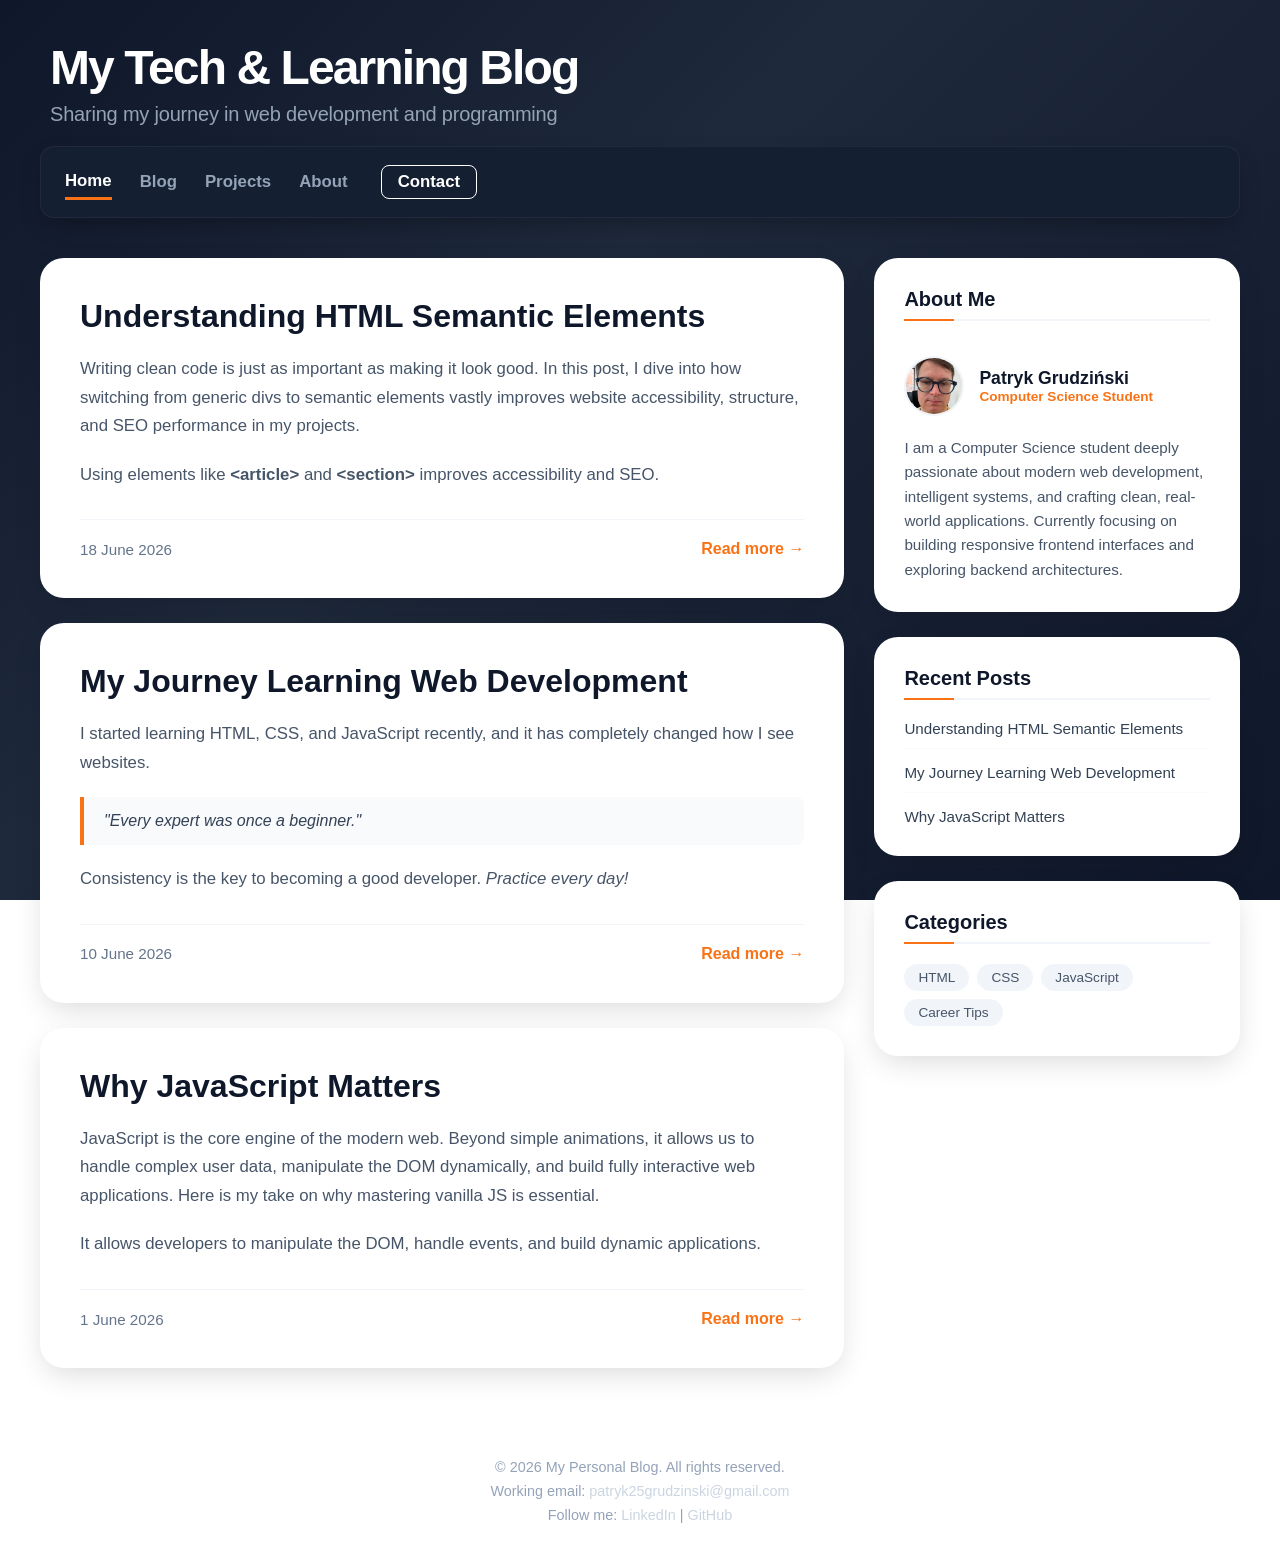
<file: index.html>
<!DOCTYPE html>
<html lang="en">
<head>
    <meta charset="UTF-8">
    <meta name="viewport" content="width=device-width, initial-scale=1.0">
    <title>My Tech & Learning Blog</title>
    <style>
        /* --- RESET AND GLOBAL STYLES --- */
        :root {
            --bg-gradient: linear-gradient(135deg, #0f172a 0%, #1e293b 40%, #0f172a 100%);
            --card-bg: #ffffff;
            --text-main: #1e293b;
            --text-muted: #64748b;
            --accent-color: #f97316; /* Perfect Orange */
            --accent-hover: #ea580c;
            --nav-bg: rgba(30, 41, 59, 0.7);
        }

        * {
            box-sizing: border-box;
            margin: 0;
            padding: 0;
        }

        body {
            font-family: -apple-system, BlinkMacSystemFont, "Segoe UI", Roboto, Helvetica, Arial, sans-serif;
            background: var(--bg-gradient);
            background-attachment: fixed;
            color: var(--text-main);
            min-height: 100vh;
            padding: 0 20px;
        }

        a {
            color: var(--accent-color);
            text-decoration: none;
            transition: all 0.2s ease;
        }

        a:hover {
            color: var(--accent-hover);
        }

        /* --- HEADER --- */
        header {
            max-width: 1200px;
            margin: 40px auto 20px auto;
            text-align: left;
            padding: 0 10px;
        }

        header h1 {
            font-size: 3rem;
            color: #ffffff;
            font-weight: 700;
            letter-spacing: -0.04em;
        }

        header p {
            color: #94a3b8;
            font-size: 1.25rem;
            margin-top: 8px;
            font-weight: 400;
            letter-spacing: -0.01em;
        }

        /* --- NAVIGATION --- */
        nav {
            max-width: 1200px;
            margin: 0 auto 40px auto;
            background: #151f32; 
            padding: 18px 24px;
            border-radius: 14px;
            border: 1px solid rgba(255, 255, 255, 0.05);
            box-shadow: 0 10px 25px -5px rgba(0, 0, 0, 0.3);
        }

        nav ul {
            list-style: none;
            display: flex;
            gap: 28px;
            align-items: center;
        }

        nav a {
            color: #94a3b8;
            font-weight: 600;
            font-size: 1.05rem;
            display: inline-block;
            padding: 4px 0;
        }

        nav a:hover {
            color: #ffffff;
        }

        nav li.active a {
            color: #ffffff;
            border-bottom: 3px solid var(--accent-color); 
            padding-bottom: 6px;
            margin-bottom: -3px;
        }

        nav a.nav-btn {
            color: #ffffff;
            border: 1px solid #ffffff;
            border-radius: 8px;
            padding: 6px 16px;
            margin-left: 5px;
            transition: all 0.2s ease;
        }

        nav a.nav-btn:hover {
            background: rgba(255, 255, 255, 0.1);
        }

        /* --- MAIN LAYOUT CONTAINER (GRID) --- */
        .wrapper {
            max-width: 1200px;
            margin: 0 auto;
            display: grid;
            grid-template-columns: 2.2fr 1fr;
            gap: 30px;
            align-items: start;
        }

        /* --- ARTICLES --- */
        main {
            display: flex;
            flex-direction: column;
            gap: 25px;
        }

        article {
            background: var(--card-bg);
            border-radius: 24px;
            overflow: hidden;
            box-shadow: 0 10px 30px -5px rgba(0, 0, 0, 0.15);
            transition: transform 0.2s ease;
        }

        article:hover {
            transform: translateY(-2px);
        }

        .article-content {
            padding: 40px;
        }

        article h2 {
            font-size: 2rem;
            color: #0f172a;
            margin-bottom: 20px;
            font-weight: 700;
        }

        article p {
            color: #475569;
            font-size: 1.05rem;
            line-height: 1.7;
            margin-bottom: 20px;
        }

        article blockquote {
            background: #f8fafc;
            border-left: 4px solid var(--accent-color);
            padding: 15px 20px;
            margin: 20px 0;
            font-style: italic;
            color: #334155;
            border-radius: 0 8px 8px 0;
        }

        article footer {
            margin-top: 30px;
            padding-top: 20px;
            border-top: 1px solid #f1f5f9;
            display: flex;
            justify-content: space-between;
            align-items: center;
        }

        article time {
            font-size: 0.95rem;
            color: #64748b;
            font-weight: 500;
        }

        .read-more {
            font-size: 1rem;
            font-weight: 600;
            color: var(--accent-color);
        }

        /* --- SIDEBAR --- */
        aside {
            display: flex;
            flex-direction: column;
            gap: 25px;
        }

        aside section {
            background: var(--card-bg);
            padding: 30px;
            border-radius: 24px;
            box-shadow: 0 10px 30px -5px rgba(0, 0, 0, 0.15);
        }

        aside h3 {
            font-size: 1.25rem;
            color: #0f172a;
            margin-bottom: 20px;
            position: relative;
            padding-bottom: 8px;
            border-bottom: 2px solid #f1f5f9;
        }

        aside h3::after {
            content: '';
            position: absolute;
            bottom: -2px;
            left: 0;
            width: 50px;
            height: 2px;
            background-color: var(--accent-color);
        }

        .profile {
            display: flex;
            flex-direction: column;
            gap: 15px;
        }

        .profile-header {
            display: flex;
            align-items: center;
            gap: 15px;
            margin-bottom: 5px;
        }

        .profile .avatar {
            width: 60px;
            height: 60px;
            border-radius: 50%;
            object-fit: cover;
            border: 2px solid #f1f5f9;
        }

        .profile-title h4 {
            font-size: 1.1rem;
            color: #0f172a;
            font-weight: 600;
        }

        .profile-title .role {
            font-size: 0.85rem;
            color: var(--accent-color);
            font-weight: 600;
            margin: 0;
        }

        .profile-bio {
            color: #475569;
            font-size: 0.95rem;
            line-height: 1.6;
        }

        aside ul.recent-posts {
            list-style: none;
        }

        aside ul.recent-posts li {
            margin-bottom: 15px;
            border-bottom: 1px solid #f8fafc;
            padding-bottom: 10px;
        }

        aside ul.recent-posts li:last-child {
            margin-bottom: 0;
            border-bottom: none;
            padding-bottom: 0;
        }

        aside ul.recent-posts a {
            color: #334155;
            font-weight: 500;
            font-size: 0.95rem;
        }

        aside ul.recent-posts a:hover {
            color: var(--accent-color);
        }

        .tags-cloud {
            display: flex;
            flex-wrap: wrap;
            gap: 8px;
        }

        .tags-cloud a {
            background: #f1f5f9;
            color: #475569;
            padding: 6px 14px;
            border-radius: 20px;
            font-size: 0.85rem;
            font-weight: 500;
        }

        .tags-cloud a:hover {
            background: var(--accent-color);
            color: #ffffff;
        }

        /* --- FOOTER --- */
        footer.main-footer {
            max-width: 1200px;
            margin: 60px auto 30px auto;
            text-align: center;
            padding-top: 30px;
            border-top: 1px solid rgba(255, 255, 255, 0.1);
            color: #94a3b8;
            font-size: 0.9rem;
        }

        footer.main-footer p {
            margin-bottom: 8px;
        }

        footer.main-footer a {
            color: #cbd5e1;
        }
        footer.main-footer a:hover {
            color: var(--accent-color);
        }

        /* --- RESPONSIVENESS --- */
        @media (max-width: 900px) {
            .wrapper {
                grid-template-columns: 1fr;
            }
            header h1 {
                font-size: 2.2rem;
            }
            nav ul {
                gap: 15px;
                overflow-x: auto;
            }
        }
    </style>
</head>
<body>

    <!-- ================= HEADER ================= -->
    <header>
        <h1>My Tech & Learning Blog</h1>
        <p>Sharing my journey in web development and programming</p>
    </header>

    <!-- ================= NAVIGATION ================= -->
    <nav>
    <ul>
        <li class="active"><a href="index.html">Home</a></li>
        <li><a href="blog.html?v=1">Blog</a></li>
        <li><a href="projects.html">Projects</a></li>
        <li><a href="about.html">About</a></li>
        <li><a href="contact.html" class="nav-btn">Contact</a></li>
    </ul>
</nav>

    <!-- MAIN CONTAINER -->
    <div class="wrapper">

        <!-- ================= MAIN CONTENT ================= -->
        <main>
            <!-- Blog Post 1 -->
            <article>
                <div class="article-content">
                    <h2>Understanding HTML Semantic Elements</h2>
                    <p>
                        Writing clean code is just as important as making it look good. In this post, I dive into how switching from generic divs to semantic elements vastly improves website accessibility, structure, and SEO performance in my projects.
                    </p>
                    <p>
                        Using elements like <strong>&lt;article&gt;</strong> and
                        <strong>&lt;section&gt;</strong> improves accessibility and SEO.
                    </p>
                    <footer>
                        <time datetime="2026-06-18">18 June 2026</time>
                        <a href="posts/html-semantics.html" class="read-more">Read more &rarr;</a>
                    </footer>
                </div>
            </article>

            <!-- Blog Post 2 -->
            <article>
                <div class="article-content">
                    <h2>My Journey Learning Web Development</h2>
                    <p>
                        I started learning HTML, CSS, and JavaScript recently, and
                        it has completely changed how I see websites.
                    </p>
                    <blockquote>
                        "Every expert was once a beginner."
                    </blockquote>
                    <p>
                        Consistency is the key to becoming a good developer.
                        <em>Practice every day!</em>
                    </p>
                    <footer>
                        <time datetime="2026-06-10">10 June 2026</time>
                        <a href="blog.html" class="read-more">Read more &rarr;</a>
                    </footer>
                </div>
            </article>

            <!-- Blog Post 3 -->
            <article>
                <div class="article-content">
                    <h2>Why JavaScript Matters</h2>
                    <p>
                        JavaScript is the core engine of the modern web. Beyond simple animations, it allows us to handle complex user data, manipulate the DOM dynamically, and build fully interactive web applications. Here is my take on why mastering vanilla JS is essential.
                    </p>
                    <p>
                        It allows developers to manipulate the DOM, handle events,
                        and build dynamic applications.
                    </p>
                    <footer>
                        <time datetime="2026-06-01">1 June 2026</time>
                        <a href="blog.html" class="read-more">Read more &rarr;</a>
                    </footer>
                </div>
            </article>
        </main>

        <!-- ================= SIDEBAR ================= -->
        <aside>
            <section class="profile">
                <h3>About Me</h3>
                <div class="profile-header">
                    <img src="Patryk.jpeg" alt="Photo of Patryk Grudziński" class="avatar">
                    <div class="profile-title">
                        <h4>Patryk Grudziński</h4>
                        <p class="role">Computer Science Student</p>
                    </div>
                </div>
                <p class="profile-bio">
                    I am a Computer Science student deeply passionate about modern web development, intelligent systems, and crafting clean, 
                    real-world applications. Currently focusing on building responsive frontend interfaces and exploring backend architectures.
                </p>
            </section>

            <section>
                <h3>Recent Posts</h3>
                <ul class="recent-posts">
                    <li><a href="blog.html">Understanding HTML Semantic Elements</a></li>
                    <li><a href="blog.html">My Journey Learning Web Development</a></li>
                    <li><a href="blog.html">Why JavaScript Matters</a></li>
                </ul>
            </section>

            <section>
                <h3>Categories</h3>
                <div class="tags-cloud">
                    <a href="blog.html">HTML</a>
                    <a href="blog.html">CSS</a>
                    <a href="blog.html">JavaScript</a>
                    <a href="blog.html">Career Tips</a>
                </div>
            </section>
        </aside>

    </div>

    <!-- ================= FOOTER ================= -->
    <footer class="main-footer">
        <p>© 2026 My Personal Blog. All rights reserved.</p>
        <p>Working email: <a href="mailto:info@gmail.com">patryk25grudzinski@gmail.com</a></p>
        <p>
            Follow me:
            <a href="#">LinkedIn</a> |
            <a href="#">GitHub</a>
        </p>
    </footer>

</body>
</html>
</file>
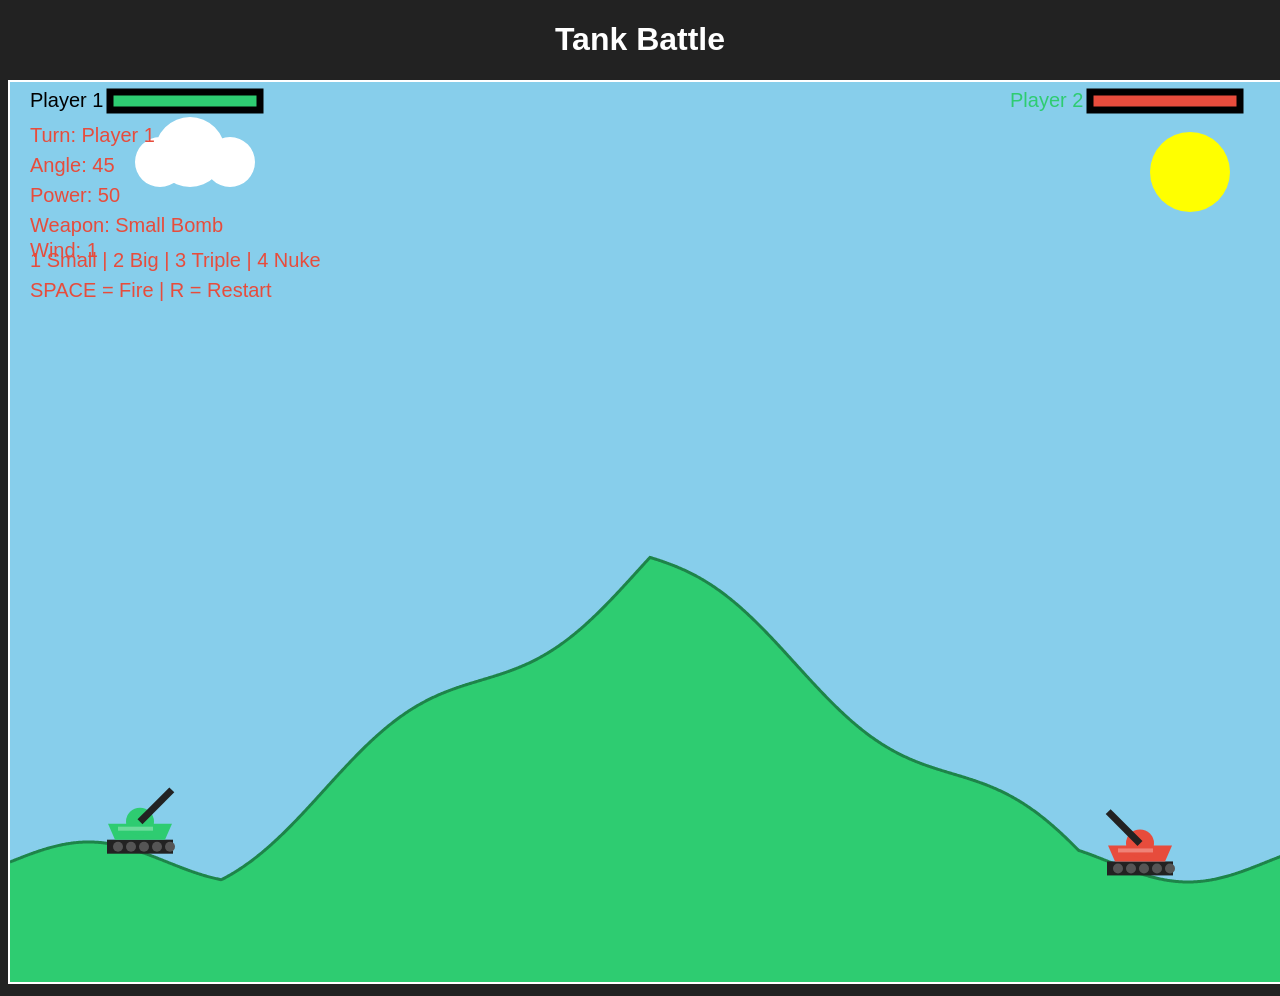
<file: tank-battle/index.html>
<!DOCTYPE html>
<html lang="en">
<head>
    <meta charset="UTF-8">
    <meta name="viewport" content="width=device-width, initial-scale=1.0">
    <title>Tank Game</title>
    <link rel="stylesheet" href="style.css">
</head>
<body>

    <h1>Tank Battle</h1>

    <canvas id="gameCanvas" width="1000" height="500"></canvas>

    <script src="script.js"></script>
</body>
</html>
</file>
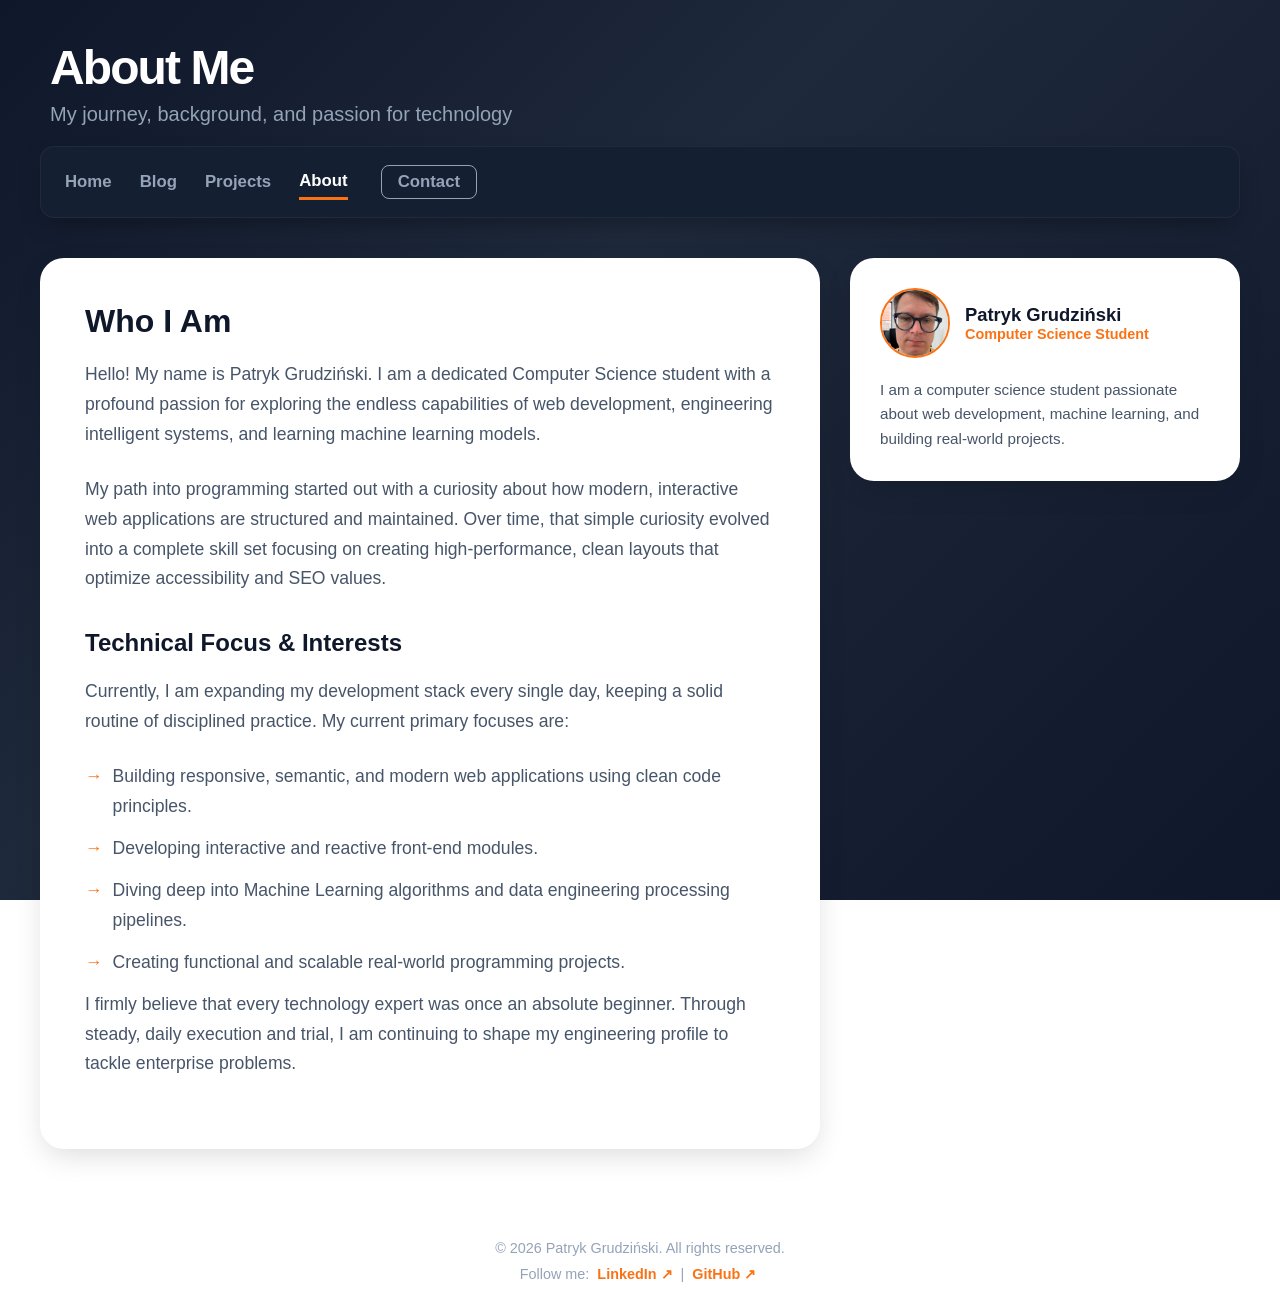
<file: about.html>
<!DOCTYPE html>
<html lang="en">
<head>
    <meta charset="UTF-8">
    <meta name="viewport" content="width=device-width, initial-scale=1.0">
    <title>About Me - Patryk Grudziński</title>
    <style>
        /* --- RESET AND GLOBAL STYLES --- */
        :root {
            --bg-gradient: linear-gradient(135deg, #0f172a 0%, #1e293b 40%, #0f172a 100%);
            --card-bg: #ffffff;
            --text-main: #1e293b;
            --text-muted: #475569;
            --accent-color: #f97316; /* Perfect Orange */
            --accent-hover: #ea580c;
        }

        * {
            box-sizing: border-box;
            margin: 0;
            padding: 0;
        }

        body {
            font-family: -apple-system, BlinkMacSystemFont, "Segoe UI", Roboto, Helvetica, Arial, sans-serif;
            background: var(--bg-gradient);
            background-attachment: fixed;
            color: var(--text-main);
            min-height: 100vh;
            padding: 0 20px;
        }

        a {
            color: var(--accent-color);
            text-decoration: none;
            transition: all 0.2s ease;
        }

        a:hover {
            color: var(--accent-hover);
        }

        /* --- HEADER --- */
        header {
            max-width: 1200px;
            margin: 40px auto 20px auto;
            text-align: left;
            padding: 0 10px;
        }

        header h1 {
            font-size: 3rem;
            color: #ffffff;
            font-weight: 700;
            letter-spacing: -0.04em;
        }

        header p {
            color: #94a3b8;
            font-size: 1.25rem;
            margin-top: 8px;
            font-weight: 400;
        }

        /* --- NAVIGATION --- */
        nav {
            max-width: 1200px;
            margin: 0 auto 40px auto;
            background: #151f32; 
            padding: 18px 24px;
            border-radius: 14px;
            border: 1px solid rgba(255, 255, 255, 0.05);
            box-shadow: 0 10px 25px -5px rgba(0, 0, 0, 0.3);
        }

        nav ul {
            list-style: none;
            display: flex;
            gap: 28px;
            align-items: center;
        }

        nav a {
            color: #94a3b8;
            font-weight: 600;
            font-size: 1.05rem;
            display: inline-block;
            padding: 4px 0;
        }

        nav a:hover {
            color: #ffffff;
        }

        nav li.active a {
            color: #ffffff;
            border-bottom: 3px solid var(--accent-color); 
            padding-bottom: 6px;
            margin-bottom: -3px;
        }

        nav a.nav-btn {
            color: #94a3b8;
            border: 1px solid #94a3b8;
            border-radius: 8px;
            padding: 6px 16px;
            margin-left: 5px;
            transition: all 0.2s ease;
        }

        nav a.nav-btn:hover {
            background: rgba(255, 255, 255, 0.1);
            color: #ffffff;
            border-color: #ffffff;
        }

        /* --- TWO COLUMN LAYOUT --- */
        .about-container {
            max-width: 1200px;
            margin: 0 auto;
            display: grid;
            grid-template-columns: 2fr 1fr;
            gap: 30px;
            align-items: start;
        }

        /* --- MAIN BIO CARD --- */
        .bio-card {
            background: var(--card-bg);
            border-radius: 24px;
            padding: 45px;
            box-shadow: 0 10px 30px -5px rgba(0, 0, 0, 0.15);
        }

        .bio-card h2 {
            font-size: 2rem;
            color: #0f172a;
            margin-bottom: 20px;
            font-weight: 700;
        }

        .bio-card p {
            color: var(--text-muted);
            font-size: 1.1rem;
            line-height: 1.7;
            margin-bottom: 25px;
        }

        .bio-card h3 {
            font-size: 1.5rem;
            color: #0f172a;
            margin: 35px 0 20px 0;
            font-weight: 700;
        }

        .interests-list {
            list-style: none;
        }

        .interests-list li {
            color: var(--text-muted);
            font-size: 1.1rem;
            line-height: 1.7;
            margin-bottom: 12px;
            display: flex;
            align-items: flex-start;
            gap: 10px;
        }

        .interests-list li::before {
            content: "→";
            color: var(--accent-color);
            font-weight: bold;
        }

        /* --- PROFILE WIDGET --- */
        .profile-widget {
            background: var(--card-bg);
            border-radius: 24px;
            padding: 30px;
            box-shadow: 0 10px 30px -5px rgba(0, 0, 0, 0.15);
            text-align: left;
        }

        .profile-header {
            display: flex;
            align-items: center;
            gap: 15px;
            margin-bottom: 20px;
        }

        .profile-img {
            width: 70px;
            height: 70px;
            border-radius: 50%;
            object-fit: cover;
            border: 2px solid var(--accent-color);
        }

        .profile-info h4 {
            font-size: 1.15rem;
            color: #0f172a;
            font-weight: 700;
        }

        .profile-info p {
            font-size: 0.9rem;
            color: var(--accent-color);
            font-weight: 600;
        }

        .widget-text {
            color: var(--text-muted);
            font-size: 0.95rem;
            line-height: 1.6;
        }

        /* --- FOOTER --- */
        footer.main-footer {
            max-width: 1200px;
            margin: 60px auto 30px auto;
            text-align: center;
            padding-top: 30px;
            border-top: 1px solid rgba(255, 255, 255, 0.1);
            color: #94a3b8;
            font-size: 0.9rem;
        }

        .social-links {
            margin-top: 10px;
            font-weight: 400;
        }

        .social-links a {
            color: var(--accent-color);
            text-decoration: none;
            font-weight: 600;
            margin: 0 4px;
            transition: color 0.2s ease;
        }

        .social-links a:hover {
            color: var(--accent-hover);
            text-decoration: underline;
        }
    </style>
</head>
<body>

    <header>
        <h1>About Me</h1>
        <p>My journey, background, and passion for technology</p>
    </header>

    <nav>
    <ul>
        <li><a href="index.html">Home</a></li>
        <li><a href="blog.html">Blog</a></li>
        <li><a href="projects.html">Projects</a></li>
        <li class="active"><a href="about.html">About</a></li>
        <li><a href="contact.html" class="nav-btn">Contact</a></li>
    </ul>
</nav>

    <main class="about-container">
        
        <section class="bio-card">
            <h2>Who I Am</h2>
            <p>
                Hello! My name is Patryk Grudziński. I am a dedicated Computer Science student with a profound passion for exploring the endless capabilities of web development, engineering intelligent systems, and learning machine learning models.
            </p>
            <p>
                My path into programming started out with a curiosity about how modern, interactive web applications are structured and maintained. Over time, that simple curiosity evolved into a complete skill set focusing on creating high-performance, clean layouts that optimize accessibility and SEO values.
            </p>

            <h3>Technical Focus & Interests</h3>
            <p>
                Currently, I am expanding my development stack every single day, keeping a solid routine of disciplined practice. My current primary focuses are:
            </p>
            <ul class="interests-list">
                <li>Building responsive, semantic, and modern web applications using clean code principles.</li>
                <li>Developing interactive and reactive front-end modules.</li>
                <li>Diving deep into Machine Learning algorithms and data engineering processing pipelines.</li>
                <li>Creating functional and scalable real-world programming projects.</li>
            </ul>
            <p>
                I firmly believe that every technology expert was once an absolute beginner. Through steady, daily execution and trial, I am continuing to shape my engineering profile to tackle enterprise problems.
            </p>
        </section>

        <aside class="profile-widget">
            <div class="profile-header">
                <img src="Patryk.jpeg" alt="Patryk Grudziński" class="profile-img">
                <div class="profile-info">
                    <h4>Patryk Grudziński</h4>
                    <p>Computer Science Student</p>
                </div>
            </div>
            <p class="widget-text">
                I am a computer science student passionate about web development, machine learning, and building real-world projects.
            </p>
        </aside>

    </main>

    <footer class="main-footer">
        <p>© 2026 Patryk Grudziński. All rights reserved.</p>
        <p class="social-links">Follow me: 
            <a href="https://www.linkedin.com/in/patryk-grudzinski-1b5b5a358/" target="_blank">LinkedIn ↗</a> | 
            <a href="https://github.com/patryk25grudzinski-collab" target="_blank">GitHub ↗</a>
        </p>
    </footer>

</body>
</html>
</file>
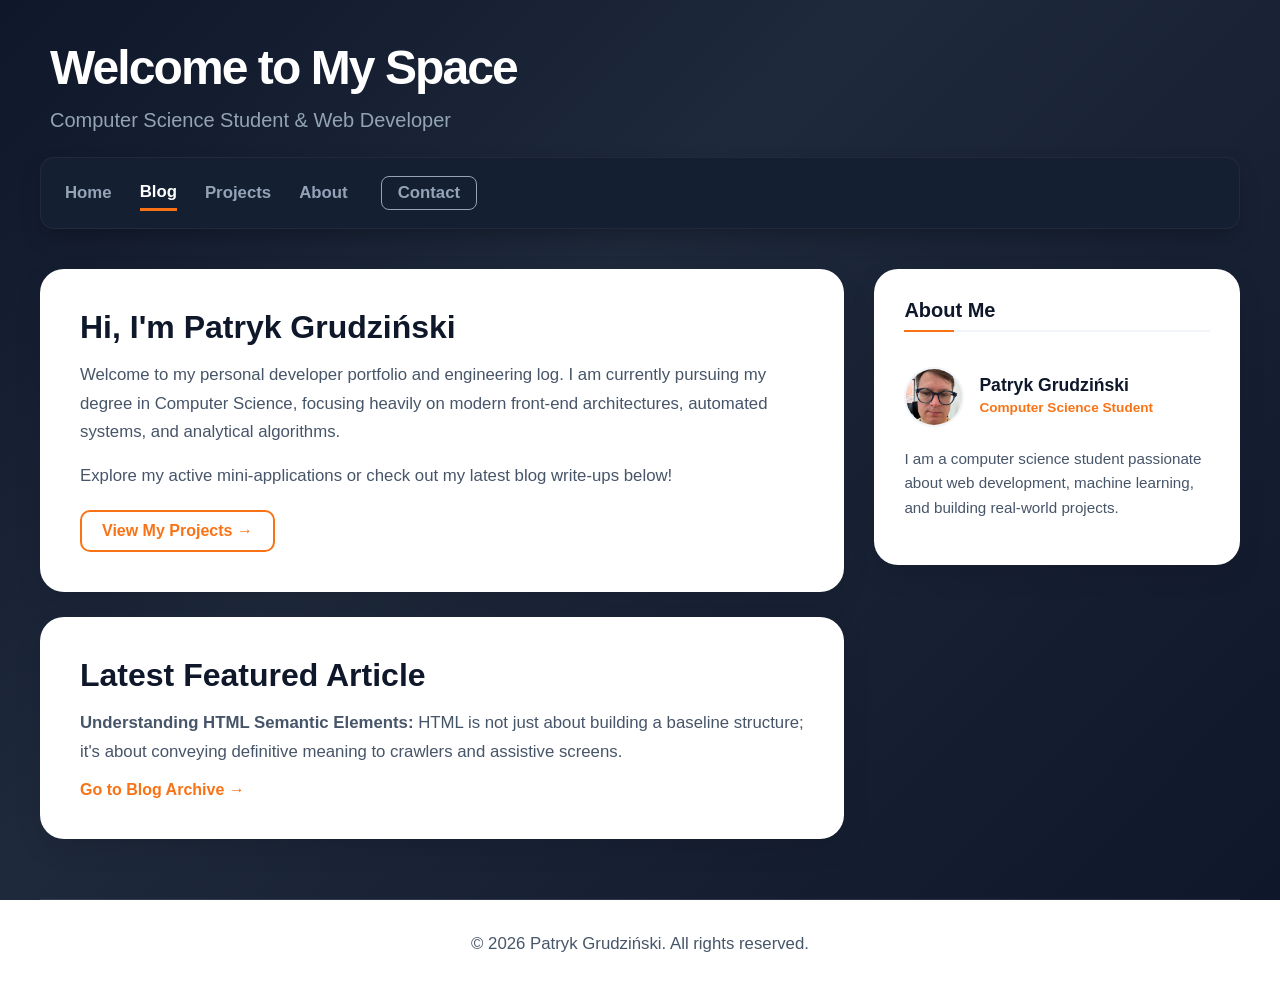
<file: blog.html>
<!DOCTYPE html>
<html lang="en">
<head>
    <meta charset="UTF-8">
    <meta name="viewport" content="width=device-width, initial-scale=1.0">
    <title>Home - Patryk Grudziński</title>
    <style>
        /* --- RESET AND GLOBAL STYLES --- */
        :root {
            --bg-gradient: linear-gradient(135deg, #0f172a 0%, #1e293b 40%, #0f172a 100%);
            --card-bg: #ffffff;
            --text-main: #1e293b;
            --text-muted: #64748b;
            --accent-color: #f97316; /* Perfect Orange */
            --accent-hover: #ea580c;
            --nav-bg: rgba(30, 41, 59, 0.7);
        }

        * {
            box-sizing: border-box;
            margin: 0;
            padding: 0;
        }

        body {
            font-family: -apple-system, BlinkMacSystemFont, "Segoe UI", Roboto, Helvetica, Arial, sans-serif;
            background: var(--bg-gradient);
            background-attachment: fixed;
            color: var(--text-main);
            min-height: 100vh;
            padding: 0 20px;
        }

        a {
            color: var(--accent-color);
            text-decoration: none;
            transition: all 0.2s ease;
        }

        a:hover {
            color: var(--accent-hover);
        }

        /* --- HEADER --- */
        header {
            max-width: 1200px;
            margin: 40px auto 20px auto;
            text-align: left;
            padding: 0 10px;
        }

        header h1 {
            font-size: 3rem;
            color: #ffffff;
            font-weight: 700;
            letter-spacing: -0.04em;
        }

        header p {
            color: #94a3b8;
            font-size: 1.25rem;
            margin-top: 8px;
            font-weight: 400;
        }

        /* --- NAVIGATION --- */
        nav {
            max-width: 1200px;
            margin: 0 auto 40px auto;
            background: #151f32; 
            padding: 18px 24px;
            border-radius: 14px;
            border: 1px solid rgba(255, 255, 255, 0.05);
            box-shadow: 0 10px 25px -5px rgba(0, 0, 0, 0.3);
        }

        nav ul {
            list-style: none;
            display: flex;
            gap: 28px;
            align-items: center;
        }

        nav a {
            color: #94a3b8;
            font-weight: 600;
            font-size: 1.05rem;
            display: inline-block;
            padding: 4px 0;
        }

        nav a:hover {
            color: #ffffff;
        }

        nav li.active a {
            color: #ffffff;
            border-bottom: 3px solid var(--accent-color); 
            padding-bottom: 6px;
            margin-bottom: -3px;
        }

        nav a.nav-btn {
            color: #94a3b8;
            border: 1px solid #94a3b8;
            border-radius: 8px;
            padding: 6px 16px;
            margin-left: 5px;
            transition: all 0.2s ease;
        }

        nav a.nav-btn:hover {
            background: rgba(255, 255, 255, 0.1);
            color: #ffffff;
            border-color: #ffffff;
        }

        /* --- MAIN LAYOUT CONTAINER (GRID) --- */
        .wrapper {
            max-width: 1200px;
            margin: 0 auto;
            display: grid;
            grid-template-columns: 2.2fr 1fr;
            gap: 30px;
            align-items: start;
        }

        /* --- HOMEPAGE SPECIFIC CARDS --- */
        main {
            display: flex;
            flex-direction: column;
            gap: 25px;
        }

        .welcome-card, .featured-card {
            background: var(--card-bg);
            border-radius: 24px;
            padding: 40px;
            box-shadow: 0 10px 30px -5px rgba(0, 0, 0, 0.15);
        }

        h2 {
            font-size: 2rem;
            color: #0f172a;
            margin-bottom: 15px;
            font-weight: 700;
        }

        p {
            color: #475569;
            font-size: 1.05rem;
            line-height: 1.7;
            margin-bottom: 15px;
        }

        .project-links {
            display: flex;
            gap: 15px;
            margin-top: 20px;
        }

        .btn-outline {
            border: 2px solid var(--accent-color);
            color: var(--accent-color);
            padding: 10px 20px;
            border-radius: 10px;
            font-weight: 600;
            display: inline-block;
        }

        .btn-outline:hover {
            background: var(--accent-color);
            color: #ffffff;
        }

        /* --- SIDEBAR --- */
        aside {
            display: flex;
            flex-direction: column;
            gap: 25px;
        }

        aside section {
            background: var(--card-bg);
            padding: 30px;
            border-radius: 24px;
            box-shadow: 0 10px 30px -5px rgba(0, 0, 0, 0.15);
        }

        aside h3 {
            font-size: 1.25rem;
            color: #0f172a;
            margin-bottom: 20px;
            position: relative;
            padding-bottom: 8px;
            border-bottom: 2px solid #f1f5f9;
        }

        aside h3::after {
            content: '';
            position: absolute;
            bottom: -2px;
            left: 0;
            width: 50px;
            height: 2px;
            background-color: var(--accent-color);
        }

        .profile {
            display: flex;
            flex-direction: column;
            gap: 15px;
        }

        .profile-header {
            display: flex;
            align-items: center;
            gap: 15px;
            margin-bottom: 5px;
        }

        .profile .avatar {
            width: 60px;
            height: 60px;
            border-radius: 50%;
            object-fit: cover;
            border: 2px solid #f1f5f9;
        }

        .profile-title h4 {
            font-size: 1.1rem;
            color: #0f172a;
            font-weight: 600;
        }

        .profile-title .role {
            font-size: 0.85rem;
            color: var(--accent-color);
            font-weight: 600;
            margin: 0;
        }

        .profile-bio {
            color: #475569;
            font-size: 0.95rem;
            line-height: 1.6;
        }

        /* --- FOOTER --- */
        footer.main-footer {
            max-width: 1200px;
            margin: 60px auto 30px auto;
            text-align: center;
            padding-top: 30px;
            border-top: 1px solid rgba(255, 255, 255, 0.1);
            color: #94a3b8;
            font-size: 0.9rem;
        }

        @media (max-width: 900px) {
            .wrapper { grid-template-columns: 1fr; }
            header h1 { font-size: 2.2rem; }
        }
    </style>
</head>
<body>

    <!-- ================= HEADER ================= -->
    <header>
        <h1>Welcome to My Space</h1>
        <p>Computer Science Student & Web Developer</p>
    </header>

    <!-- ================= NAVIGATION ================= -->
    <nav>
    <ul>
        <li><a href="index.html?v=1">Home</a></li>
        <li class="active"><a href="blog.html">Blog</a></li>
        <li><a href="projects.html">Projects</a></li>
        <li><a href="about.html">About</a></li>
        <li><a href="contact.html" class="nav-btn">Contact</a></li>
    </ul>
</nav>

    <!-- MAIN CONTAINER -->
    <div class="wrapper">

        <!-- ================= MAIN CONTENT ================= -->
        <main>
            <!-- Welcome Presentation Card -->
            <section class="welcome-card">
                <h2>Hi, I'm Patryk Grudziński</h2>
                <p>
                    Welcome to my personal developer portfolio and engineering log. I am currently pursuing my degree in Computer Science, focusing heavily on modern front-end architectures, automated systems, and analytical algorithms.
                </p>
                <p>
                    Explore my active mini-applications or check out my latest blog write-ups below!
                </p>
                <div class="project-links">
                    <a href="projects.html" class="btn-outline">View My Projects &rarr;</a>
                </div>
            </section>

            <!-- Latest Update Card -->
            <section class="featured-card">
                <h2>Latest Featured Article</h2>
                <p>
                    <strong>Understanding HTML Semantic Elements:</strong> HTML is not just about building a baseline structure; it's about conveying definitive meaning to crawlers and assistive screens.
                </p>
                <a href="blog.html" style="font-weight: 600;">Go to Blog Archive &rarr;</a>
            </section>
        </main>

        <!-- ================= SIDEBAR ================= -->
        <aside>
            <section class="profile">
                <h3>About Me</h3>
                <div class="profile-header">
                    <img src="Patryk.jpeg" alt="Photo of Patryk Grudziński" class="avatar">
                    <div class="profile-title">
                        <h4>Patryk Grudziński</h4>
                        <p class="role">Computer Science Student</p>
                    </div>
                </div>
                <p class="profile-bio">
                    I am a computer science student passionate about web development, machine learning, and building real-world projects.
                </p>
            </section>
        </aside>

    </div>

    <!-- ================= FOOTER ================= -->
    <footer class="main-footer">
        <p>© 2026 Patryk Grudziński. All rights reserved.</p>
    </footer>

</body>
</html>
</file>
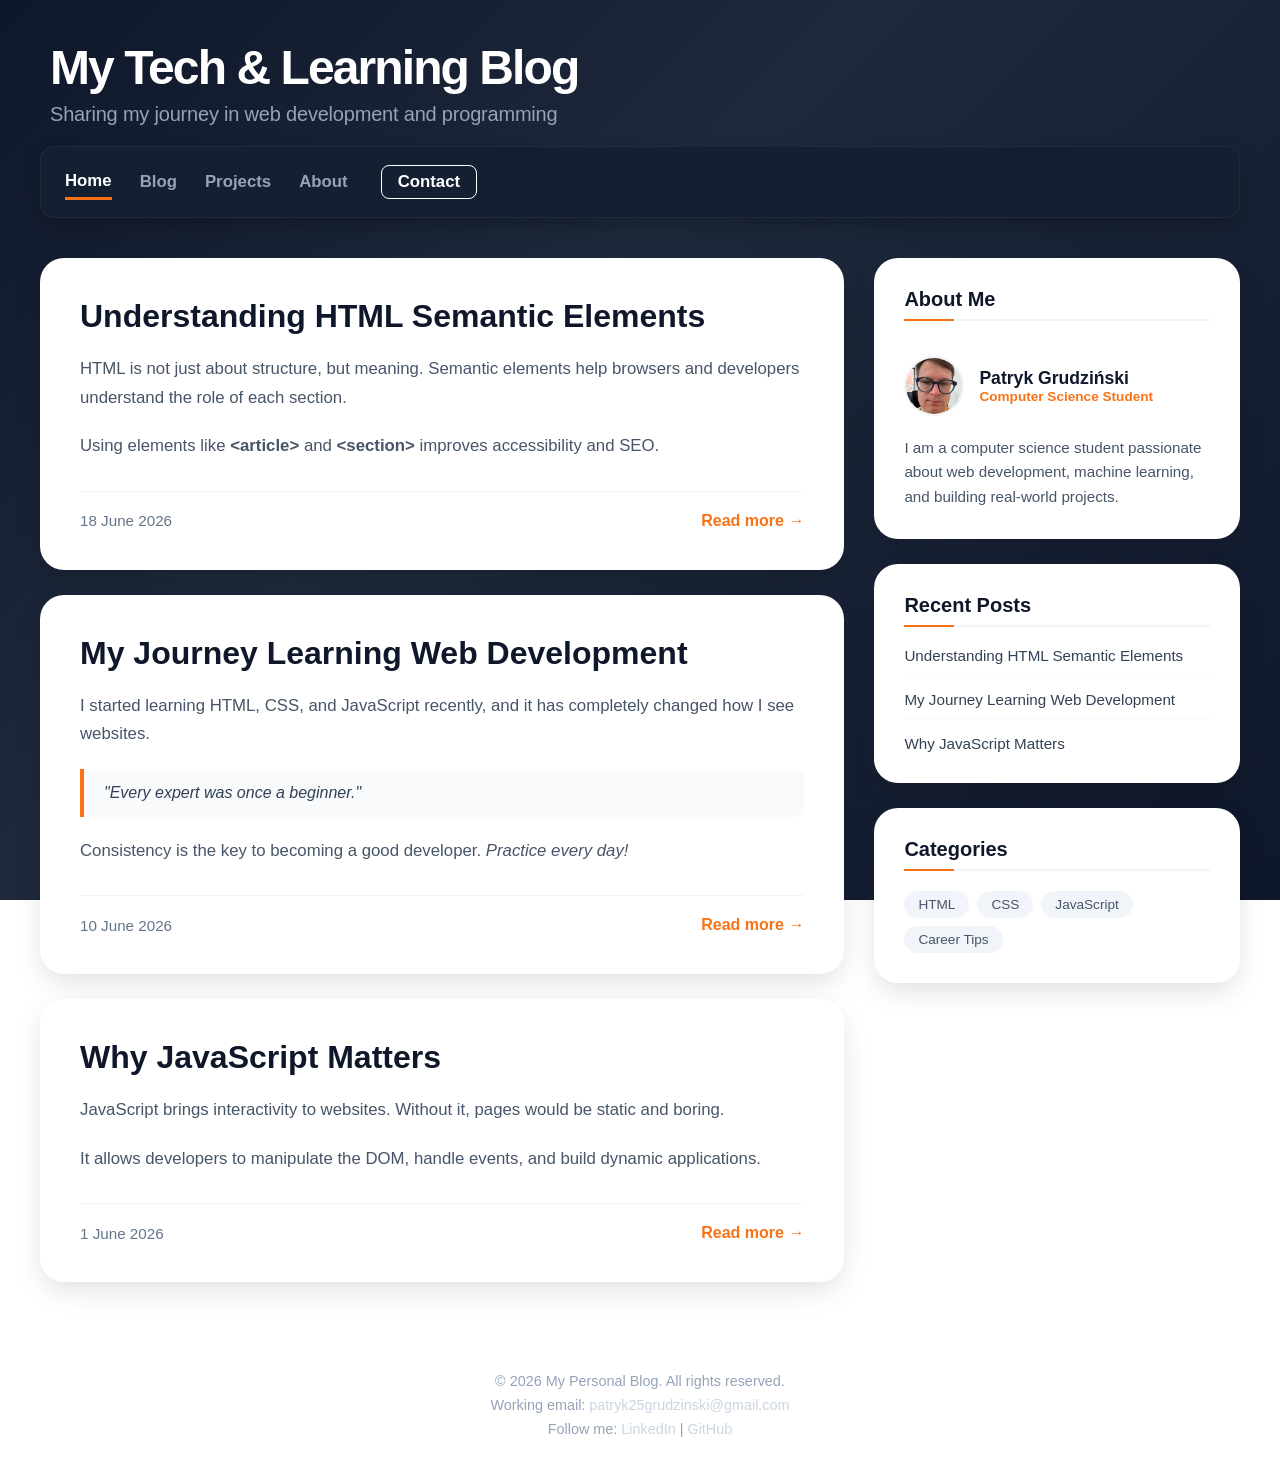
<file: blogup.html>
<!DOCTYPE html>
<html lang="en">
<head>
    <meta charset="UTF-8">
    <meta name="viewport" content="width=device-width, initial-scale=1.0">
    <title>My Tech & Learning Blog</title>
    <style>
        /* --- RESET AND GLOBAL STYLES --- */
        :root {
            --bg-gradient: linear-gradient(135deg, #0f172a 0%, #1e293b 40%, #0f172a 100%);
            --card-bg: #ffffff;
            --text-main: #1e293b;
            --text-muted: #64748b;
            --accent-color: #f97316; /* Perfect Orange */
            --accent-hover: #ea580c;
            --nav-bg: rgba(30, 41, 59, 0.7);
        }

        * {
            box-sizing: border-box;
            margin: 0;
            padding: 0;
        }

        body {
            font-family: -apple-system, BlinkMacSystemFont, "Segoe UI", Roboto, Helvetica, Arial, sans-serif;
            background: var(--bg-gradient);
            background-attachment: fixed;
            color: var(--text-main);
            min-height: 100vh;
            padding: 0 20px;
        }

        a {
            color: var(--accent-color);
            text-decoration: none;
            transition: all 0.2s ease;
        }

        a:hover {
            color: var(--accent-hover);
        }

        /* --- HEADER --- */
        header {
            max-width: 1200px;
            margin: 40px auto 20px auto;
            text-align: left;
            padding: 0 10px;
        }

        header h1 {
            font-size: 3rem;
            color: #ffffff;
            font-weight: 700;
            letter-spacing: -0.04em;
        }

        header p {
            color: #94a3b8;
            font-size: 1.25rem;
            margin-top: 8px;
            font-weight: 400;
            letter-spacing: -0.01em;
        }

        /* --- NAVIGATION --- */
        nav {
            max-width: 1200px;
            margin: 0 auto 40px auto;
            background: #151f32; 
            padding: 18px 24px;
            border-radius: 14px;
            border: 1px solid rgba(255, 255, 255, 0.05);
            box-shadow: 0 10px 25px -5px rgba(0, 0, 0, 0.3);
        }

        nav ul {
            list-style: none;
            display: flex;
            gap: 28px;
            align-items: center;
        }

        nav a {
            color: #94a3b8;
            font-weight: 600;
            font-size: 1.05rem;
            display: inline-block;
            padding: 4px 0;
        }

        nav a:hover {
            color: #ffffff;
        }

        nav li.active a {
            color: #ffffff;
            border-bottom: 3px solid var(--accent-color); 
            padding-bottom: 6px;
            margin-bottom: -3px;
        }

        nav a.nav-btn {
            color: #ffffff;
            border: 1px solid #ffffff;
            border-radius: 8px;
            padding: 6px 16px;
            margin-left: 5px;
            transition: all 0.2s ease;
        }

        nav a.nav-btn:hover {
            background: rgba(255, 255, 255, 0.1);
        }

        /* --- MAIN LAYOUT CONTAINER (GRID) --- */
        .wrapper {
            max-width: 1200px;
            margin: 0 auto;
            display: grid;
            grid-template-columns: 2.2fr 1fr;
            gap: 30px;
            align-items: start;
        }

        /* --- ARTICLES --- */
        main {
            display: flex;
            flex-direction: column;
            gap: 25px;
        }

        article {
            background: var(--card-bg);
            border-radius: 24px;
            overflow: hidden;
            box-shadow: 0 10px 30px -5px rgba(0, 0, 0, 0.15);
            transition: transform 0.2s ease;
        }

        article:hover {
            transform: translateY(-2px);
        }

        .article-content {
            padding: 40px;
        }

        article h2 {
            font-size: 2rem;
            color: #0f172a;
            margin-bottom: 20px;
            font-weight: 700;
        }

        article p {
            color: #475569;
            font-size: 1.05rem;
            line-height: 1.7;
            margin-bottom: 20px;
        }

        article blockquote {
            background: #f8fafc;
            border-left: 4px solid var(--accent-color);
            padding: 15px 20px;
            margin: 20px 0;
            font-style: italic;
            color: #334155;
            border-radius: 0 8px 8px 0;
        }

        article footer {
            margin-top: 30px;
            padding-top: 20px;
            border-top: 1px solid #f1f5f9;
            display: flex;
            justify-content: space-between;
            align-items: center;
        }

        article time {
            font-size: 0.95rem;
            color: #64748b;
            font-weight: 500;
        }

        .read-more {
            font-size: 1rem;
            font-weight: 600;
            color: var(--accent-color);
        }

        /* --- SIDEBAR --- */
        aside {
            display: flex;
            flex-direction: column;
            gap: 25px;
        }

        aside section {
            background: var(--card-bg);
            padding: 30px;
            border-radius: 24px;
            box-shadow: 0 10px 30px -5px rgba(0, 0, 0, 0.15);
        }

        aside h3 {
            font-size: 1.25rem;
            color: #0f172a;
            margin-bottom: 20px;
            position: relative;
            padding-bottom: 8px;
            border-bottom: 2px solid #f1f5f9;
        }

        aside h3::after {
            content: '';
            position: absolute;
            bottom: -2px;
            left: 0;
            width: 50px;
            height: 2px;
            background-color: var(--accent-color);
        }

        .profile {
            display: flex;
            flex-direction: column;
            gap: 15px;
        }

        .profile-header {
            display: flex;
            align-items: center;
            gap: 15px;
            margin-bottom: 5px;
        }

        .profile .avatar {
            width: 60px;
            height: 60px;
            border-radius: 50%;
            object-fit: cover;
            border: 2px solid #f1f5f9;
        }

        .profile-title h4 {
            font-size: 1.1rem;
            color: #0f172a;
            font-weight: 600;
        }

        .profile-title .role {
            font-size: 0.85rem;
            color: var(--accent-color);
            font-weight: 600;
            margin: 0;
        }

        .profile-bio {
            color: #475569;
            font-size: 0.95rem;
            line-height: 1.6;
        }

        aside ul.recent-posts {
            list-style: none;
        }

        aside ul.recent-posts li {
            margin-bottom: 15px;
            border-bottom: 1px solid #f8fafc;
            padding-bottom: 10px;
        }

        aside ul.recent-posts li:last-child {
            margin-bottom: 0;
            border-bottom: none;
            padding-bottom: 0;
        }

        aside ul.recent-posts a {
            color: #334155;
            font-weight: 500;
            font-size: 0.95rem;
        }

        aside ul.recent-posts a:hover {
            color: var(--accent-color);
        }

        .tags-cloud {
            display: flex;
            flex-wrap: wrap;
            gap: 8px;
        }

        .tags-cloud a {
            background: #f1f5f9;
            color: #475569;
            padding: 6px 14px;
            border-radius: 20px;
            font-size: 0.85rem;
            font-weight: 500;
        }

        .tags-cloud a:hover {
            background: var(--accent-color);
            color: #ffffff;
        }

        /* --- FOOTER --- */
        footer.main-footer {
            max-width: 1200px;
            margin: 60px auto 30px auto;
            text-align: center;
            padding-top: 30px;
            border-top: 1px solid rgba(255, 255, 255, 0.1);
            color: #94a3b8;
            font-size: 0.9rem;
        }

        footer.main-footer p {
            margin-bottom: 8px;
        }

        footer.main-footer a {
            color: #cbd5e1;
        }
        footer.main-footer a:hover {
            color: var(--accent-color);
        }

        /* --- RESPONSIVENESS --- */
        @media (max-width: 900px) {
            .wrapper {
                grid-template-columns: 1fr;
            }
            header h1 {
                font-size: 2.2rem;
            }
            nav ul {
                gap: 15px;
                overflow-x: auto;
            }
        }
    </style>
</head>
<body>

    <!-- ================= HEADER ================= -->
    <header>
        <h1>My Tech & Learning Blog</h1>
        <p>Sharing my journey in web development and programming</p>
    </header>

    <!-- ================= NAVIGATION ================= -->
    <nav>
        <ul>
            <li class="active"><a href="blogup.html">Home</a></li>
            <li><a href="blog.html">Blog</a></li>
            <li><a href="Projects.html">Projects</a></li>
            <li><a href="about.html">About</a></li>
            <li><a href="contact.html" class="nav-btn">Contact</a></li>
        </ul>
    </nav>

    <!-- MAIN CONTAINER -->
    <div class="wrapper">

        <!-- ================= MAIN CONTENT ================= -->
        <main>
            <!-- Blog Post 1 -->
            <article>
                <div class="article-content">
                    <h2>Understanding HTML Semantic Elements</h2>
                    <p>
                        HTML is not just about structure, but meaning. Semantic elements
                        help browsers and developers understand the role of each section.
                    </p>
                    <p>
                        Using elements like <strong>&lt;article&gt;</strong> and
                        <strong>&lt;section&gt;</strong> improves accessibility and SEO.
                    </p>
                    <footer>
                        <time datetime="2026-06-18">18 June 2026</time>
                        <a href="blog.html" class="read-more">Read more &rarr;</a>
                    </footer>
                </div>
            </article>

            <!-- Blog Post 2 -->
            <article>
                <div class="article-content">
                    <h2>My Journey Learning Web Development</h2>
                    <p>
                        I started learning HTML, CSS, and JavaScript recently, and
                        it has completely changed how I see websites.
                    </p>
                    <blockquote>
                        "Every expert was once a beginner."
                    </blockquote>
                    <p>
                        Consistency is the key to becoming a good developer.
                        <em>Practice every day!</em>
                    </p>
                    <footer>
                        <time datetime="2026-06-10">10 June 2026</time>
                        <a href="blog.html" class="read-more">Read more &rarr;</a>
                    </footer>
                </div>
            </article>

            <!-- Blog Post 3 -->
            <article>
                <div class="article-content">
                    <h2>Why JavaScript Matters</h2>
                    <p>
                        JavaScript brings interactivity to websites. Without it,
                        pages would be static and boring.
                    </p>
                    <p>
                        It allows developers to manipulate the DOM, handle events,
                        and build dynamic applications.
                    </p>
                    <footer>
                        <time datetime="2026-06-01">1 June 2026</time>
                        <a href="blog.html" class="read-more">Read more &rarr;</a>
                    </footer>
                </div>
            </article>
        </main>

        <!-- ================= SIDEBAR ================= -->
        <aside>
            <section class="profile">
                <h3>About Me</h3>
                <div class="profile-header">
                    <img src="Patryk.jpeg" alt="Photo of Patryk Grudziński" class="avatar">
                    <div class="profile-title">
                        <h4>Patryk Grudziński</h4>
                        <p class="role">Computer Science Student</p>
                    </div>
                </div>
                <p class="profile-bio">
                    I am a computer science student passionate about web development,
                    machine learning, and building real-world projects.
                </p>
            </section>

            <section>
                <h3>Recent Posts</h3>
                <ul class="recent-posts">
                    <li><a href="blog.html">Understanding HTML Semantic Elements</a></li>
                    <li><a href="blog.html">My Journey Learning Web Development</a></li>
                    <li><a href="blog.html">Why JavaScript Matters</a></li>
                </ul>
            </section>

            <section>
                <h3>Categories</h3>
                <div class="tags-cloud">
                    <a href="blog.html">HTML</a>
                    <a href="blog.html">CSS</a>
                    <a href="blog.html">JavaScript</a>
                    <a href="blog.html">Career Tips</a>
                </div>
            </section>
        </aside>

    </div>

    <!-- ================= FOOTER ================= -->
    <footer class="main-footer">
        <p>© 2026 My Personal Blog. All rights reserved.</p>
        <p>Working email: <a href="mailto:info@gmail.com">patryk25grudzinski@gmail.com</a></p>
        <p>
            Follow me:
            <a href="#">LinkedIn</a> |
            <a href="#">GitHub</a>
        </p>
    </footer>

</body>
</html>
</file>
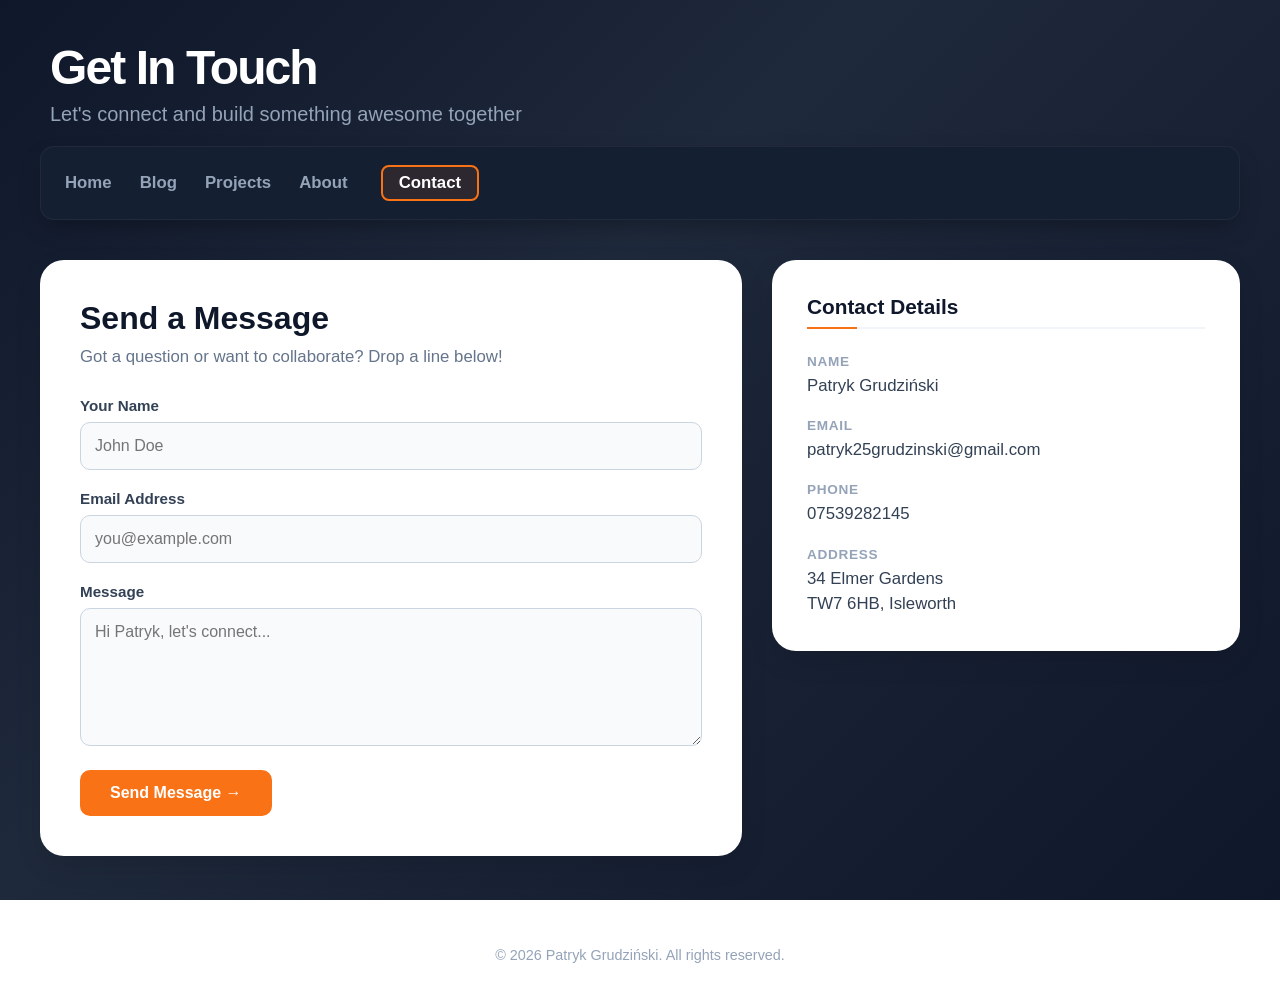
<file: contact.html>
<!DOCTYPE html>
<html lang="en">
<head>
    <meta charset="UTF-8">
    <meta name="viewport" content="width=device-width, initial-scale=1.0">
    <title>Contact - Patryk Grudziński</title>
    <style>
        /* --- RESET AND GLOBAL STYLES --- */
        :root {
            --bg-gradient: linear-gradient(135deg, #0f172a 0%, #1e293b 40%, #0f172a 100%);
            --card-bg: #ffffff;
            --text-main: #1e293b;
            --text-muted: #64748b;
            --accent-color: #f97316; /* Perfect Orange */
            --accent-hover: #ea580c;
        }

        * {
            box-sizing: border-box;
            margin: 0;
            padding: 0;
        }

        body {
            font-family: -apple-system, BlinkMacSystemFont, "Segoe UI", Roboto, Helvetica, Arial, sans-serif;
            background: var(--bg-gradient);
            background-attachment: fixed;
            color: var(--text-main);
            min-height: 100vh;
            padding: 0 20px;
        }

        a {
            color: var(--accent-color);
            text-decoration: none;
            transition: all 0.2s ease;
        }

        a:hover {
            color: var(--accent-hover);
        }

        /* --- HEADER --- */
        header {
            max-width: 1200px;
            margin: 40px auto 20px auto;
            text-align: left;
            padding: 0 10px;
        }

        header h1 {
            font-size: 3rem;
            color: #ffffff;
            font-weight: 700;
            letter-spacing: -0.04em;
        }

        header p {
            color: #94a3b8;
            font-size: 1.25rem;
            margin-top: 8px;
            font-weight: 400;
        }

        /* --- NAVIGATION --- */
        nav {
            max-width: 1200px;
            margin: 0 auto 40px auto;
            background: #151f32; 
            padding: 18px 24px;
            border-radius: 14px;
            border: 1px solid rgba(255, 255, 255, 0.05);
            box-shadow: 0 10px 25px -5px rgba(0, 0, 0, 0.3);
        }

        nav ul {
            list-style: none;
            display: flex;
            gap: 28px;
            align-items: center;
        }

        nav a {
            color: #94a3b8;
            font-weight: 600;
            font-size: 1.05rem;
            display: inline-block;
            padding: 4px 0;
        }

        nav a:hover {
            color: #ffffff;
        }

        /* Highlight the Contact button on this page */
        nav a.nav-btn-active {
            color: #ffffff;
            border: 2px solid var(--accent-color) !important;
            background: rgba(249, 115, 22, 0.1);
            border-radius: 8px;
            padding: 6px 16px;
            margin-left: 5px;
        }

        /* --- MAIN LAYOUT CONTAINER (GRID) --- */
        .wrapper {
            max-width: 1200px;
            margin: 0 auto;
            display: grid;
            grid-template-columns: 1.8fr 1.2fr;
            gap: 30px;
            align-items: start;
        }

        /* --- CONTACT FORM --- */
        .contact-form-section {
            background: var(--card-bg);
            padding: 40px;
            border-radius: 24px;
            box-shadow: 0 10px 30px -5px rgba(0, 0, 0, 0.15);
        }

        .contact-form-section h2 {
            font-size: 2rem;
            color: #0f172a;
            margin-bottom: 10px;
            font-weight: 700;
        }

        .contact-form-section > p {
            color: #64748b;
            margin-bottom: 30px;
            font-size: 1.05rem;
        }

        .form-group {
            margin-bottom: 20px;
        }

        .form-group label {
            display: block;
            font-size: 0.95rem;
            font-weight: 600;
            color: #334155;
            margin-bottom: 8px;
        }

        .form-group input, .form-group textarea {
            width: 100%;
            padding: 14px;
            border: 1px solid #cbd5e1;
            border-radius: 10px;
            font-family: inherit;
            font-size: 1rem;
            color: #1e293b;
            background: #f8fafc;
            transition: all 0.2s ease;
        }

        .form-group input:focus, .form-group textarea:focus {
            outline: none;
            border-color: var(--accent-color);
            background: #ffffff;
            box-shadow: 0 0 0 3px rgba(249, 115, 22, 0.15);
        }

        .submit-btn {
            background: var(--accent-color);
            color: #ffffff;
            border: none;
            padding: 14px 30px;
            font-size: 1rem;
            font-weight: 600;
            border-radius: 10px;
            cursor: pointer;
            transition: background 0.2s ease;
        }

        .submit-btn:hover {
            background: var(--accent-hover);
        }

        /* --- INFO SIDEBAR --- */
        .info-sidebar {
            display: flex;
            flex-direction: column;
            gap: 25px;
        }

        .info-card {
            background: var(--card-bg);
            padding: 35px;
            border-radius: 24px;
            box-shadow: 0 10px 30px -5px rgba(0, 0, 0, 0.15);
        }

        .info-card h3 {
            font-size: 1.3rem;
            color: #0f172a;
            margin-bottom: 25px;
            position: relative;
            padding-bottom: 8px;
            border-bottom: 2px solid #f1f5f9;
        }

        .info-card h3::after {
            content: '';
            position: absolute;
            bottom: -2px;
            left: 0;
            width: 50px;
            height: 2px;
            background-color: var(--accent-color);
        }

        .info-item {
            margin-bottom: 20px;
        }

        .info-item:last-child {
            margin-bottom: 0;
        }

        .info-item label {
            display: block;
            font-size: 0.85rem;
            font-weight: 700;
            text-transform: uppercase;
            letter-spacing: 0.05em;
            color: #94a3b8;
            margin-bottom: 4px;
        }

        .info-item p, .info-item a {
            font-size: 1.05rem;
            color: #334155;
            font-weight: 500;
            line-height: 1.5;
        }

        /* --- FOOTER --- */
        footer.main-footer {
            max-width: 1200px;
            margin: 60px auto 30px auto;
            text-align: center;
            padding-top: 30px;
            border-top: 1px solid rgba(255, 255, 255, 0.1);
            color: #94a3b8;
            font-size: 0.9rem;
        }

        footer.main-footer p {
            margin-bottom: 8px;
        }

        /* --- RESPONSIVENESS --- */
        @media (max-width: 900px) {
            .wrapper {
                grid-template-columns: 1fr;
            }
            header h1 {
                font-size: 2.2rem;
            }
            nav ul {
                gap: 15px;
                overflow-x: auto;
            }
        }
    </style>
</head>
<body>

    <!-- ================= HEADER ================= -->
    <header>
        <h1>Get In Touch</h1>
        <p>Let's connect and build something awesome together</p>
    </header>

    <!-- ================= NAVIGATION ================= -->
    <nav>
        <ul>
            <li><a href="index.html">Home</a></li>
            <li><a href="blog.html">Blog</a></li>
            <li><a href="projects.html">Projects</a></li>
            <li><a href="about.html">About</a></li>
            <li><a href="contact.html" class="nav-btn-active">Contact</a></li>
        </ul>
    </nav>

    <!-- MAIN GRID CONTAINER -->
    <div class="wrapper">

        <!-- ================= CONTACT FORM ================= -->
        <main class="contact-form-section">
            <h2>Send a Message</h2>
            <p>Got a question or want to collaborate? Drop a line below!</p>
            
            <form action="#" method="POST">
                <div class="form-group">
                    <label for="name">Your Name</label>
                    <input type="text" id="name" name="name" placeholder="John Doe" required>
                </div>

                <div class="form-group">
                    <label for="email">Email Address</label>
                    <input type="email" id="email" name="email" placeholder="you@example.com" required>
                </div>

                <div class="form-group">
                    <label for="message">Message</label>
                    <textarea id="message" name="message" rows="6" placeholder="Hi Patryk, let's connect..." required></textarea>
                </div>

                <button type="submit" class="submit-btn">
                    Send Message &rarr;
                </button>
            </form>
        </main>

        <!-- ================= INFO SIDEBAR ================= -->
        <aside class="info-sidebar">
            <section class="info-card">
                <h3>Contact Details</h3>
                
                <div class="info-item">
                    <label>Name</label>
                    <p>Patryk Grudziński</p>
                </div>

                <div class="info-item">
                    <label>Email</label>
                    <p><a href="mailto:patryk25grudzinski@gmail.com">patryk25grudzinski@gmail.com</a></p>
                </div>

                <div class="info-item">
                    <label>Phone</label>
                    <p><a href="tel:07539282145">07539282145</a></p>
                </div>

                <div class="info-item">
                    <label>Address</label>
                    <p>34 Elmer Gardens<br>TW7 6HB, Isleworth</p>
                </div>
            </section>
        </aside>

    </div>

    <!-- ================= FOOTER ================= -->
    <footer class="main-footer">
        <p>© 2026 Patryk Grudziński. All rights reserved.</p>
    </footer>

</body>
</html>
</file>
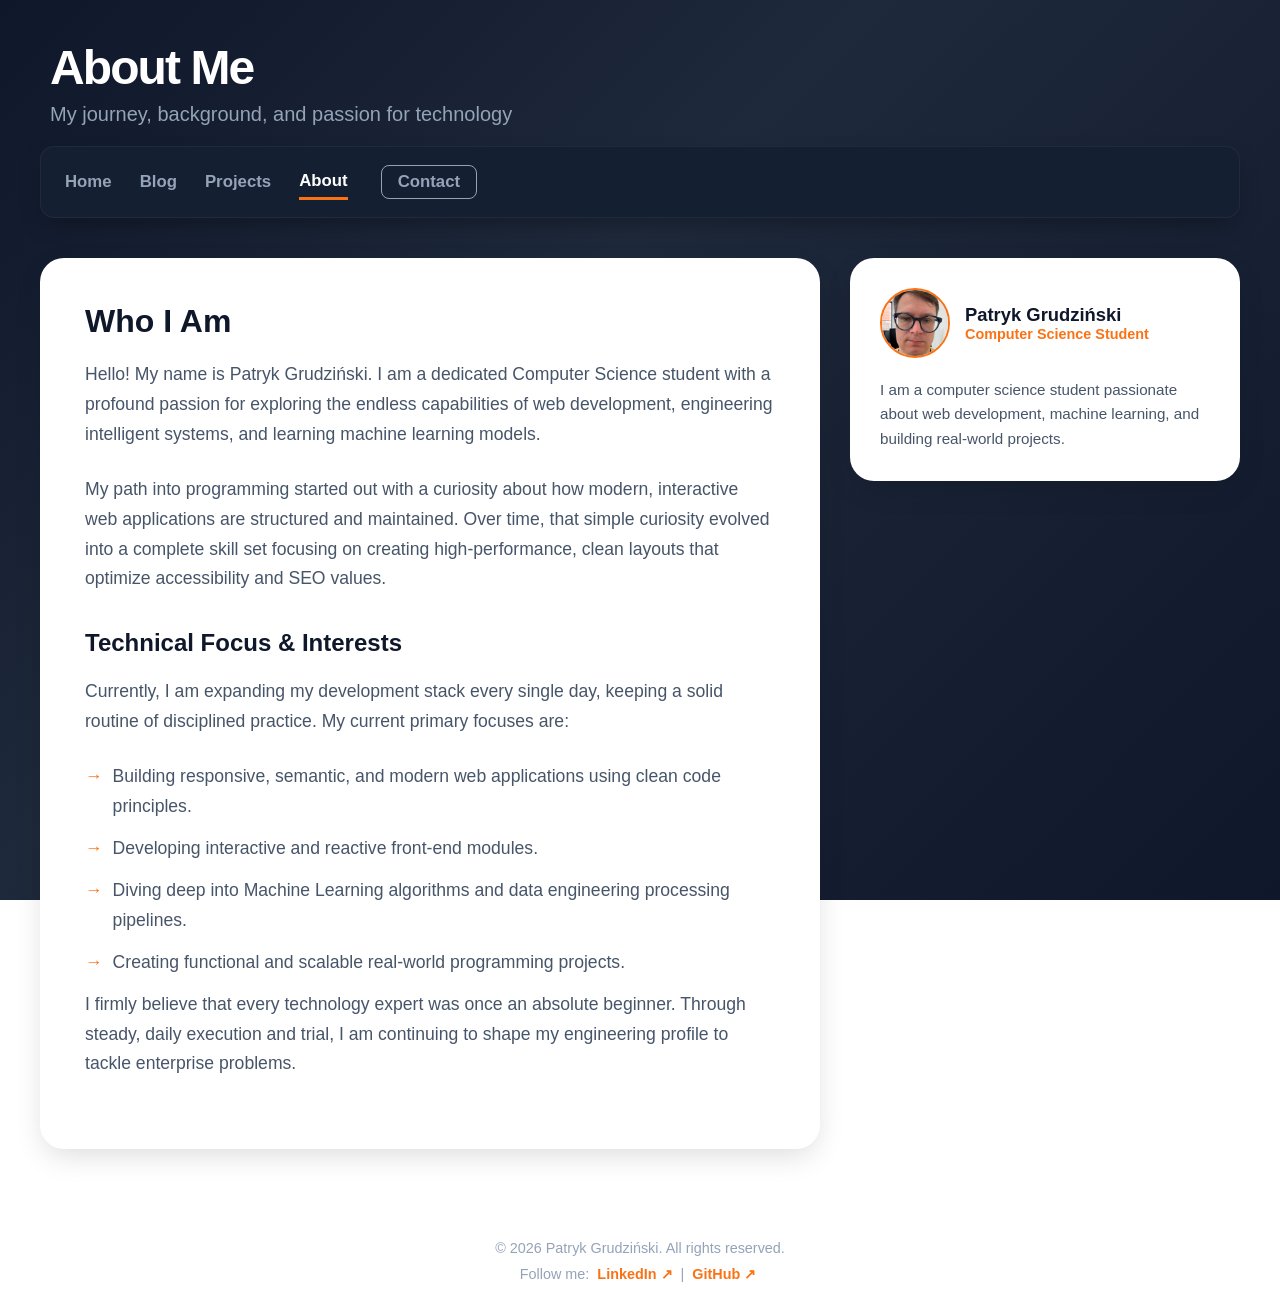
<file: oznacz-problem.html>
<!DOCTYPE html>
<html lang="en">
<head>
    <meta charset="UTF-8">
    <meta name="viewport" content="width=device-width, initial-scale=1.0">
    <title>About Me - Patryk Grudziński</title>
    <style>
        /* --- RESET AND GLOBAL STYLES --- */
        :root {
            --bg-gradient: linear-gradient(135deg, #0f172a 0%, #1e293b 40%, #0f172a 100%);
            --card-bg: #ffffff;
            --text-main: #1e293b;
            --text-muted: #475569;
            --accent-color: #f97316; /* Perfect Orange */
            --accent-hover: #ea580c;
        }

        * {
            box-sizing: border-box;
            margin: 0;
            padding: 0;
        }

        body {
            font-family: -apple-system, BlinkMacSystemFont, "Segoe UI", Roboto, Helvetica, Arial, sans-serif;
            background: var(--bg-gradient);
            background-attachment: fixed;
            color: var(--text-main);
            min-height: 100vh;
            padding: 0 20px;
        }

        a {
            color: var(--accent-color);
            text-decoration: none;
            transition: all 0.2s ease;
        }

        a:hover {
            color: var(--accent-hover);
        }

        /* --- HEADER --- */
        header {
            max-width: 1200px;
            margin: 40px auto 20px auto;
            text-align: left;
            padding: 0 10px;
        }

        header h1 {
            font-size: 3rem;
            color: #ffffff;
            font-weight: 700;
            letter-spacing: -0.04em;
        }

        header p {
            color: #94a3b8;
            font-size: 1.25rem;
            margin-top: 8px;
            font-weight: 400;
        }

        /* --- NAVIGATION --- */
        nav {
            max-width: 1200px;
            margin: 0 auto 40px auto;
            background: #151f32; 
            padding: 18px 24px;
            border-radius: 14px;
            border: 1px solid rgba(255, 255, 255, 0.05);
            box-shadow: 0 10px 25px -5px rgba(0, 0, 0, 0.3);
        }

        nav ul {
            list-style: none;
            display: flex;
            gap: 28px;
            align-items: center;
        }

        nav a {
            color: #94a3b8;
            font-weight: 600;
            font-size: 1.05rem;
            display: inline-block;
            padding: 4px 0;
        }

        nav a:hover {
            color: #ffffff;
        }

        nav li.active a {
            color: #ffffff;
            border-bottom: 3px solid var(--accent-color); 
            padding-bottom: 6px;
            margin-bottom: -3px;
        }

        nav a.nav-btn {
            color: #94a3b8;
            border: 1px solid #94a3b8;
            border-radius: 8px;
            padding: 6px 16px;
            margin-left: 5px;
            transition: all 0.2s ease;
        }

        nav a.nav-btn:hover {
            background: rgba(255, 255, 255, 0.1);
            color: #ffffff;
            border-color: #ffffff;
        }

        /* --- TWO COLUMN LAYOUT --- */
        .about-container {
            max-width: 1200px;
            margin: 0 auto;
            display: grid;
            grid-template-columns: 2fr 1fr;
            gap: 30px;
            align-items: start;
        }

        /* --- MAIN BIO CARD --- */
        .bio-card {
            background: var(--card-bg);
            border-radius: 24px;
            padding: 45px;
            box-shadow: 0 10px 30px -5px rgba(0, 0, 0, 0.15);
        }

        .bio-card h2 {
            font-size: 2rem;
            color: #0f172a;
            margin-bottom: 20px;
            font-weight: 700;
        }

        .bio-card p {
            color: var(--text-muted);
            font-size: 1.1rem;
            line-height: 1.7;
            margin-bottom: 25px;
        }

        .bio-card h3 {
            font-size: 1.5rem;
            color: #0f172a;
            margin: 35px 0 20px 0;
            font-weight: 700;
        }

        .interests-list {
            list-style: none;
        }

        .interests-list li {
            color: var(--text-muted);
            font-size: 1.1rem;
            line-height: 1.7;
            margin-bottom: 12px;
            display: flex;
            align-items: flex-start;
            gap: 10px;
        }

        .interests-list li::before {
            content: "→";
            color: var(--accent-color);
            font-weight: bold;
        }

        /* --- PROFILE WIDGET --- */
        .profile-widget {
            background: var(--card-bg);
            border-radius: 24px;
            padding: 30px;
            box-shadow: 0 10px 30px -5px rgba(0, 0, 0, 0.15);
            text-align: left;
        }

        .profile-header {
            display: flex;
            align-items: center;
            gap: 15px;
            margin-bottom: 20px;
        }

        .profile-img {
            width: 70px;
            height: 70px;
            border-radius: 50%;
            object-fit: cover;
            border: 2px solid var(--accent-color);
        }

        .profile-info h4 {
            font-size: 1.15rem;
            color: #0f172a;
            font-weight: 700;
        }

        .profile-info p {
            font-size: 0.9rem;
            color: var(--accent-color);
            font-weight: 600;
        }

        .widget-text {
            color: var(--text-muted);
            font-size: 0.95rem;
            line-height: 1.6;
        }

        /* --- FOOTER --- */
        footer.main-footer {
            max-width: 1200px;
            margin: 60px auto 30px auto;
            text-align: center;
            padding-top: 30px;
            border-top: 1px solid rgba(255, 255, 255, 0.1);
            color: #94a3b8;
            font-size: 0.9rem;
        }

        .social-links {
            margin-top: 10px;
            font-weight: 400;
        }

        .social-links a {
            color: var(--accent-color);
            text-decoration: none;
            font-weight: 600;
            margin: 0 4px;
            transition: color 0.2s ease;
        }

        .social-links a:hover {
            color: var(--accent-hover);
            text-decoration: underline;
        }
    </style>
</head>
<body>

    <header>
        <h1>About Me</h1>
        <p>My journey, background, and passion for technology</p>
    </header>

    <nav>
    <ul>
        <li><a href="index.html">Home</a></li> 
        <li><a href="blog.html">Blog</a></li>
        <li><a href="projects.html">Projects</a></li>
        <li class="active"><a href="about.html">About</a></li>
        <li><a href="contact.html" class="nav-btn">Contact</a></li>
    </ul>
</nav>

    <main class="about-container">
        
        <section class="bio-card">
            <h2>Who I Am</h2>
            <p>
                Hello! My name is Patryk Grudziński. I am a dedicated Computer Science student with a profound passion for exploring the endless capabilities of web development, engineering intelligent systems, and learning machine learning models.
            </p>
            <p>
                My path into programming started out with a curiosity about how modern, interactive web applications are structured and maintained. Over time, that simple curiosity evolved into a complete skill set focusing on creating high-performance, clean layouts that optimize accessibility and SEO values.
            </p>

            <h3>Technical Focus & Interests</h3>
            <p>
                Currently, I am expanding my development stack every single day, keeping a solid routine of disciplined practice. My current primary focuses are:
            </p>
            <ul class="interests-list">
                <li>Building responsive, semantic, and modern web applications using clean code principles.</li>
                <li>Developing interactive and reactive front-end modules.</li>
                <li>Diving deep into Machine Learning algorithms and data engineering processing pipelines.</li>
                <li>Creating functional and scalable real-world programming projects.</li>
            </ul>
            <p>
                I firmly believe that every technology expert was once an absolute beginner. Through steady, daily execution and trial, I am continuing to shape my engineering profile to tackle enterprise problems.
            </p>
        </section>

        <aside class="profile-widget">
            <div class="profile-header">
                <img src="Patryk.jpeg" alt="Patryk Grudziński" class="profile-img">
                <div class="profile-info">
                    <h4>Patryk Grudziński</h4>
                    <p>Computer Science Student</p>
                </div>
            </div>
            <p class="widget-text">
                I am a computer science student passionate about web development, machine learning, and building real-world projects.
            </p>
        </aside>

    </main>

    <footer class="main-footer">
        <p>© 2026 Patryk Grudziński. All rights reserved.</p>
        <p class="social-links">Follow me: 
            <a href="https://www.linkedin.com/in/patryk-grudzinski-1b5b5a358/" target="_blank">LinkedIn ↗</a> | 
            <a href="https://github.com/patryk25grudzinski-collab" target="_blank">GitHub ↗</a>
        </p>
    </footer>

</body>
</html>
</file>
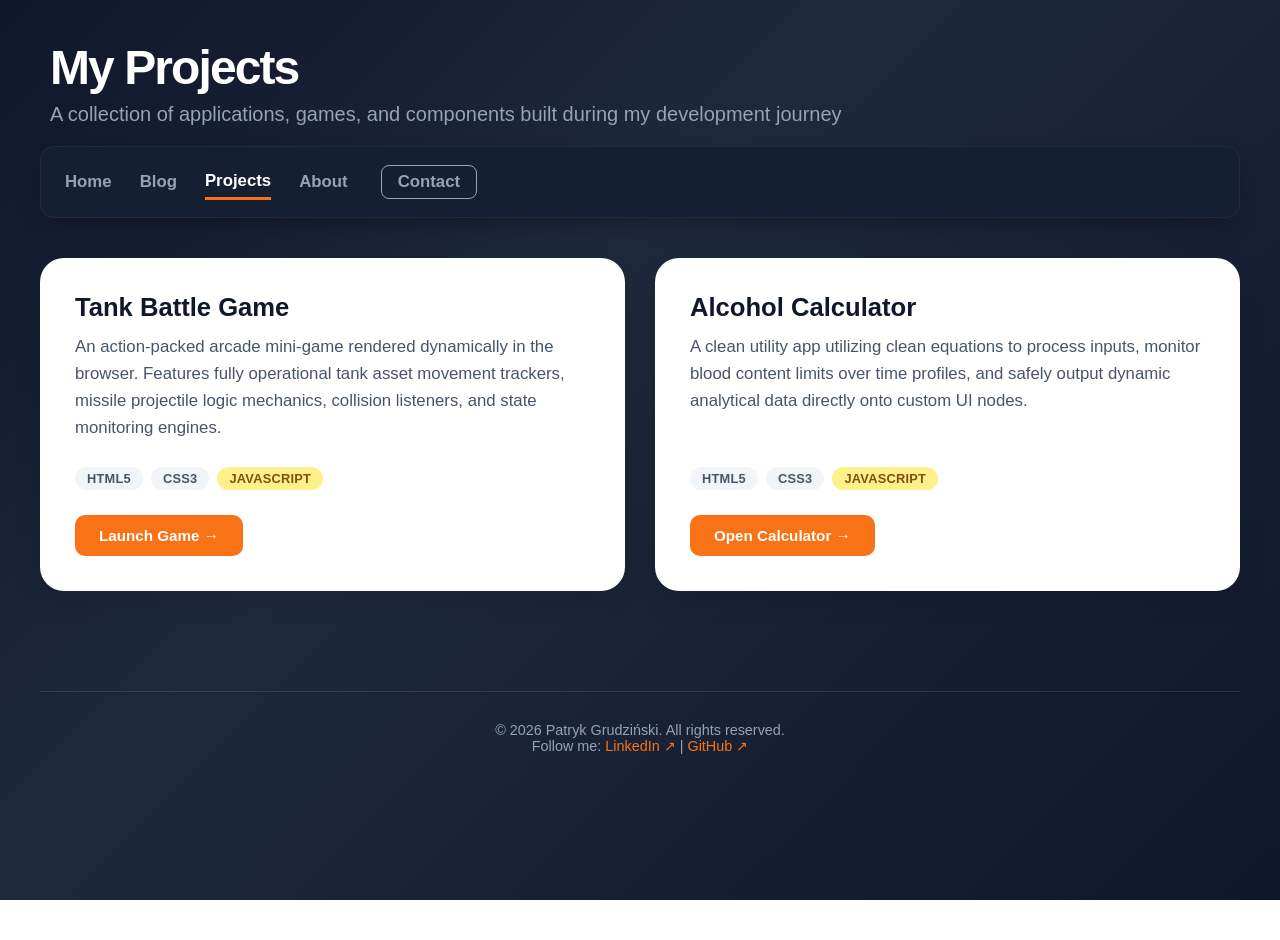
<file: projects.html>
<!DOCTYPE html>
<html lang="en">
<head>
    <meta charset="UTF-8">
    <meta name="viewport" content="width=device-width, initial-scale=1.0">
    <title>Projects - Patryk Grudziński</title>
    <style>
        /* --- RESET AND GLOBAL STYLES --- */
        :root {
            --bg-gradient: linear-gradient(135deg, #0f172a 0%, #1e293b 40%, #0f172a 100%);
            --card-bg: #ffffff;
            --text-main: #1e293b;
            --text-muted: #64748b;
            --accent-color: #f97316; /* Perfect Orange */
            --accent-hover: #ea580c;
        }

        * {
            box-sizing: border-box;
            margin: 0;
            padding: 0;
        }

        body {
            font-family: -apple-system, BlinkMacSystemFont, "Segoe UI", Roboto, Helvetica, Arial, sans-serif;
            background: var(--bg-gradient);
            background-attachment: fixed;
            color: var(--text-main);
            min-height: 100vh;
            padding: 0 20px;
        }

        a {
            color: var(--accent-color);
            text-decoration: none;
            transition: all 0.2s ease;
        }

        a:hover {
            color: var(--accent-hover);
        }

        /* --- HEADER --- */
        header {
            max-width: 1200px;
            margin: 40px auto 20px auto;
            text-align: left;
            padding: 0 10px;
        }

        header h1 {
            font-size: 3rem;
            color: #ffffff;
            font-weight: 700;
            letter-spacing: -0.04em;
        }

        header p {
            color: #94a3b8;
            font-size: 1.25rem;
            margin-top: 8px;
            font-weight: 400;
        }

        /* --- NAVIGATION --- */
        nav {
            max-width: 1200px;
            margin: 0 auto 40px auto;
            background: #151f32; 
            padding: 18px 24px;
            border-radius: 14px;
            border: 1px solid rgba(255, 255, 255, 0.05);
            box-shadow: 0 10px 25px -5px rgba(0, 0, 0, 0.3);
        }

        nav ul {
            list-style: none;
            display: flex;
            gap: 28px;
            align-items: center;
        }

        nav a {
            color: #94a3b8;
            font-weight: 600;
            font-size: 1.05rem;
            display: inline-block;
            padding: 4px 0;
        }

        nav a:hover {
            color: #ffffff;
        }

        nav li.active a {
            color: #ffffff;
            border-bottom: 3px solid var(--accent-color); 
            padding-bottom: 6px;
            margin-bottom: -3px;
        }

        nav a.nav-btn {
            color: #94a3b8;
            border: 1px solid #94a3b8;
            border-radius: 8px;
            padding: 6px 16px;
            margin-left: 5px;
            transition: all 0.2s ease;
        }

        nav a.nav-btn:hover {
            background: rgba(255, 255, 255, 0.1);
            color: #ffffff;
            border-color: #ffffff;
        }

        /* --- PROJECTS GRID LAYOUT --- */
        .projects-grid {
            max-width: 1200px;
            margin: 0 auto;
            display: grid;
            grid-template-columns: repeat(auto-fit, minmax(350px, 1fr));
            gap: 30px;
            padding-bottom: 40px;
        }

        .project-card {
            background: var(--card-bg);
            border-radius: 24px;
            overflow: hidden;
            box-shadow: 0 10px 30px -5px rgba(0, 0, 0, 0.15);
            display: flex;
            flex-direction: column;
            transition: transform 0.2s ease, box-shadow 0.2s ease;
        }

        .project-card:hover {
            transform: translateY(-4px);
            box-shadow: 0 20px 40px -5px rgba(0, 0, 0, 0.25);
        }

        .project-content {
            padding: 35px;
            display: flex;
            flex-direction: column;
            flex-grow: 1;
        }

        .project-content h2 {
            font-size: 1.6rem;
            color: #0f172a;
            margin-bottom: 12px;
            font-weight: 700;
        }

        .project-content p {
            color: #475569;
            font-size: 1.05rem;
            line-height: 1.6;
            margin-bottom: 25px;
            flex-grow: 1;
        }

        /* Language Badges */
        .tech-stack {
            display: flex;
            flex-wrap: wrap;
            gap: 8px;
            margin-bottom: 25px;
        }

        .tech-badge {
            background: #f1f5f9;
            color: #475569;
            padding: 4px 12px;
            border-radius: 20px;
            font-size: 0.8rem;
            font-weight: 600;
            text-transform: uppercase;
            letter-spacing: 0.02em;
        }

        .tech-badge.js {
            background: #fef08a;
            color: #854d0e;
        }

        /* Action Buttons */
        .card-footer {
            display: flex;
            align-items: center;
        }

        .launch-btn {
            background: var(--accent-color);
            color: #ffffff;
            padding: 12px 24px;
            border-radius: 10px;
            font-weight: 600;
            font-size: 0.95rem;
            display: inline-flex;
            align-items: center;
            gap: 6px;
            transition: background 0.2s ease;
        }

        .launch-btn:hover {
            background: var(--accent-hover);
            color: #ffffff;
        }

        /* --- FOOTER --- */
        footer.main-footer {
            max-width: 1200px;
            margin: 60px auto 30px auto;
            text-align: center;
            padding-top: 30px;
            border-top: 1px solid rgba(255, 255, 255, 0.1);
            color: #94a3b8;
            font-size: 0.9rem;
        }
    </style>
</head>
<body>

    <header>
        <h1>My Projects</h1>
        <p>A collection of applications, games, and components built during my development journey</p>
    </header>

    <nav>
        <ul>
            <li><a href="index.html">Home</a></li>
            <li><a href="blog.html">Blog</a></li>
            <li class="active"><a href="projects.html">Projects</a></li>
            <li><a href="about.html">About</a></li>
            <li><a href="contact.html" class="nav-btn">Contact</a></li>
        </ul>
    </nav>

    <main class="projects-grid">

        <article class="project-card">
            <div class="project-content">
                <h2>Tank Battle Game</h2>
                <p>
                    An action-packed arcade mini-game rendered dynamically in the browser. Features fully operational tank asset movement trackers, missile projectile logic mechanics, collision listeners, and state monitoring engines.
                </p>
                <div class="tech-stack">
                    <span class="tech-badge">HTML5</span>
                    <span class="tech-badge">CSS3</span>
                    <span class="tech-badge js">JavaScript</span>
                </div>
                <div class="card-footer">
                    <a href="tank-battle/index.html" class="launch-btn">Launch Game &rarr;</a>
                </div>
            </div>
        </article>

        <article class="project-card">
            <div class="project-content">
                <h2>Alcohol Calculator</h2>
                <p>
                    A clean utility app utilizing clean equations to process inputs, monitor blood content limits over time profiles, and safely output dynamic analytical data directly onto custom UI nodes.
                </p>
                <div class="tech-stack">
                    <span class="tech-badge">HTML5</span>
                    <span class="tech-badge">CSS3</span>
                    <span class="tech-badge js">JavaScript</span>
                </div>
                <div class="card-footer">
                    <a href="alcohol-calculator/index.html" class="launch-btn">Open Calculator &rarr;</a>
                </div>
            </div>
        </article>

    </main>

    <footer class="main-footer">
        <p>© 2026 Patryk Grudziński. All rights reserved.</p>
        <p class="social-links">Follow me: 
            <a href="https://www.linkedin.com/in/patryk-grudzinski-1b5b5a358/" target="_blank">LinkedIn ↗</a> | 
            <a href="https://github.com/patryk25grudzinski-collab" target="_blank">GitHub ↗</a>
        </p>
    </footer>

</body>
</html>
</file>
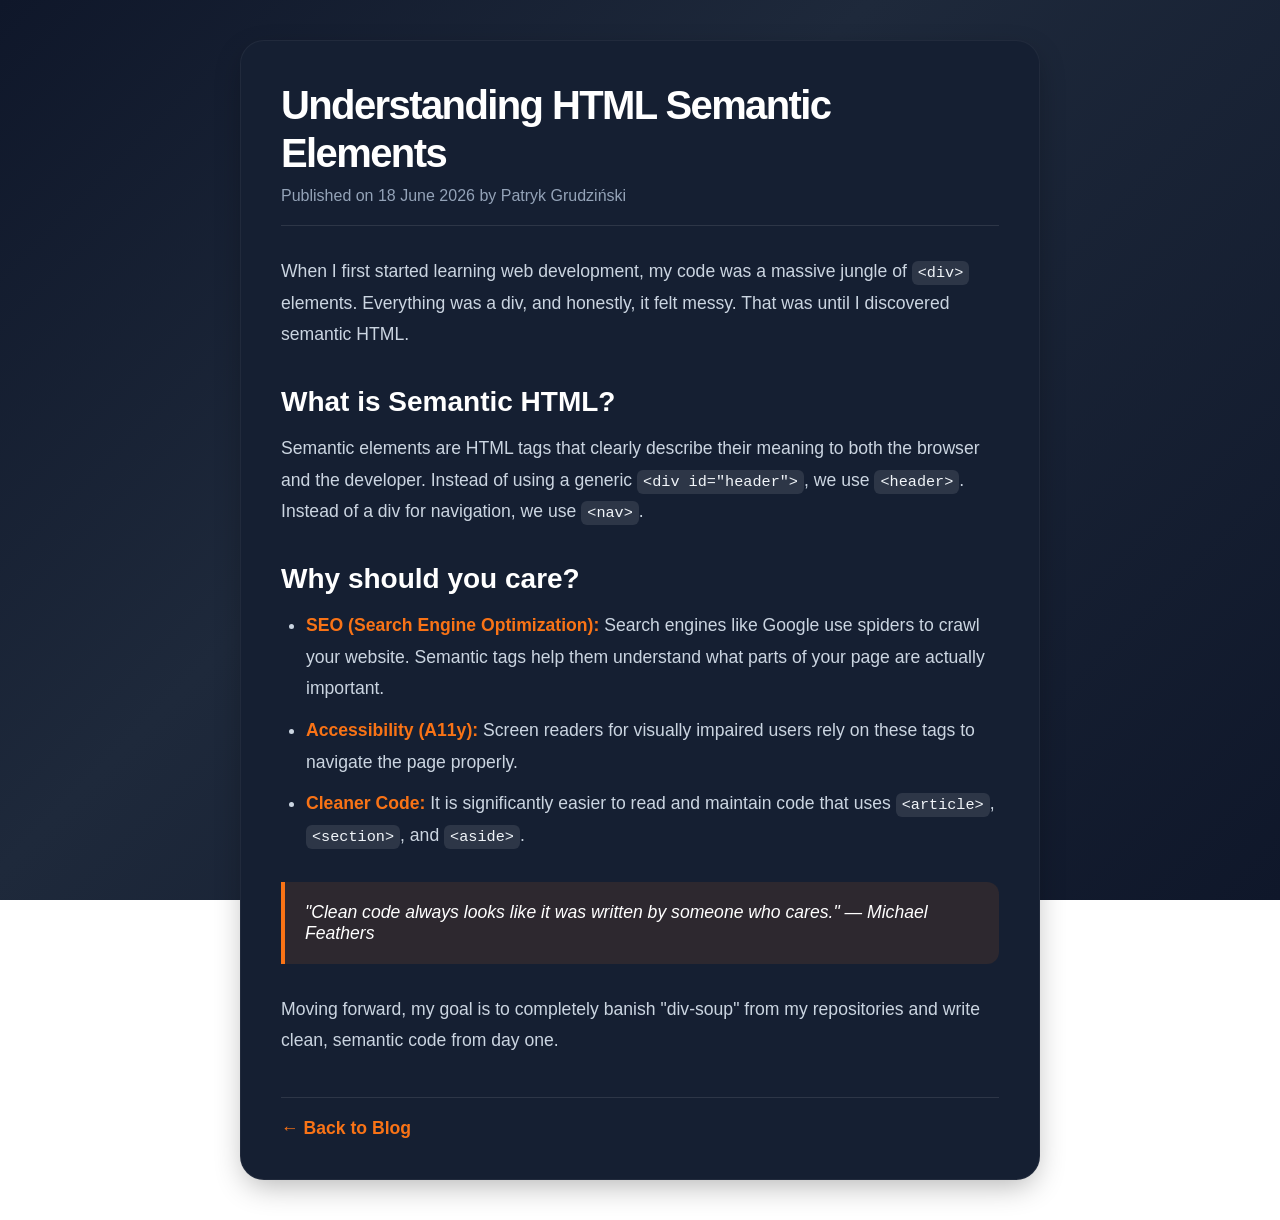
<file: posts/html-semantics.html>
<!DOCTYPE html>
<html lang="en">
<head>
    <meta charset="UTF-8">
    <meta name="viewport" content="width=device-width, initial-scale=1.0">
    <title>Understanding HTML Semantic Elements - Blog</title>
    <style>
        /* --- RESET AND GLOBAL STYLES --- */
        :root {
            --bg-gradient: linear-gradient(135deg, #0f172a 0%, #1e293b 40%, #0f172a 100%);
            --card-bg: #ffffff;
            --text-main: #1e293b;
            --text-muted: #64748b;
            --accent-color: #f97316; /* Perfect Orange */
            --accent-hover: #ea580c;
        }

        * {
            box-sizing: border-box;
            margin: 0;
            padding: 0;
        }

        body {
            font-family: -apple-system, BlinkMacSystemFont, "Segoe UI", Roboto, Helvetica, Arial, sans-serif;
            background: var(--bg-gradient);
            background-attachment: fixed;
            color: #f1f5f9; /* Light text on dark background */
            min-height: 100vh;
            padding: 40px 20px;
        }

        /* --- ARTICLE CONTAINER --- */
        .article-container {
            max-width: 800px;
            margin: 0 auto;
            background: #151f32; /* Sleek dark card panel to match your navigation */
            padding: 40px;
            border-radius: 24px;
            border: 1px solid rgba(255, 255, 255, 0.05);
            box-shadow: 0 10px 30px -5px rgba(0, 0, 0, 0.3);
        }

        header {
            margin-bottom: 30px;
            border-bottom: 1px solid rgba(255, 255, 255, 0.1);
            padding-bottom: 20px;
        }

        header h1 {
            font-size: 2.5rem;
            color: #ffffff;
            font-weight: 700;
            letter-spacing: -0.04em;
            line-height: 1.2;
        }

        header .meta {
            color: #94a3b8;
            font-size: 1rem;
            margin-top: 10px;
        }

        /* --- POST CONTENT STYLES --- */
        .full-post p {
            color: #cbd5e1;
            font-size: 1.1rem;
            line-height: 1.8;
            margin-bottom: 20px;
        }

        .full-post h2 {
            font-size: 1.75rem;
            color: #ffffff;
            margin: 35px 0 15px 0;
            font-weight: 600;
        }

        .full-post ul {
            margin-left: 25px;
            margin-bottom: 25px;
        }

        .full-post li {
            color: #cbd5e1;
            font-size: 1.1rem;
            line-height: 1.8;
            margin-bottom: 10px;
        }

        .full-post strong {
            color: var(--accent-color); /* Highlights key points in signature orange */
        }

        .full-post blockquote {
            border-left: 4px solid var(--accent-color);
            padding: 20px;
            background: rgba(249, 115, 22, 0.1);
            margin: 30px 0;
            border-radius: 0 12px 12px 0;
            font-style: italic;
            font-size: 1.1rem;
            color: #ffffff;
        }

        code {
            background: rgba(255, 255, 255, 0.1);
            padding: 3px 6px;
            border-radius: 6px;
            color: #f1f5f9;
            font-family: monospace;
            font-size: 0.95rem;
        }

        /* --- FOOTER BACK BUTTON --- */
        footer {
            margin-top: 40px;
            padding-top: 20px;
            border-top: 1px solid rgba(255, 255, 255, 0.1);
        }

        .back-btn {
            color: var(--accent-color);
            text-decoration: none;
            font-weight: 600;
            font-size: 1.1rem;
            transition: all 0.2s ease;
            display: inline-block;
        }

        .back-btn:hover {
            color: var(--accent-hover);
            transform: translateX(-4px); /* Sleek shift animation on hover */
        }
    </style>
</head>
<body>

    <div class="article-container">
        <header>
            <h1>Understanding HTML Semantic Elements</h1>
            <div class="meta">Published on 18 June 2026 by Patryk Grudziński</div>
        </header>

        <article class="full-post">
            <p>When I first started learning web development, my code was a massive jungle of <code>&lt;div&gt;</code> elements. Everything was a div, and honestly, it felt messy. That was until I discovered semantic HTML.</p>
            
            <h2>What is Semantic HTML?</h2>
            <p>Semantic elements are HTML tags that clearly describe their meaning to both the browser and the developer. Instead of using a generic <code>&lt;div id="header"&gt;</code>, we use <code>&lt;header&gt;</code>. Instead of a div for navigation, we use <code>&lt;nav&gt;</code>.</p>

            <h2>Why should you care?</h2>
            <ul>
                <li><strong>SEO (Search Engine Optimization):</strong> Search engines like Google use spiders to crawl your website. Semantic tags help them understand what parts of your page are actually important.</li>
                <li><strong>Accessibility (A11y):</strong> Screen readers for visually impaired users rely on these tags to navigate the page properly.</li>
                <li><strong>Cleaner Code:</strong> It is significantly easier to read and maintain code that uses <code>&lt;article&gt;</code>, <code>&lt;section&gt;</code>, and <code>&lt;aside&gt;</code>.</li>
            </ul>

            <blockquote>
                "Clean code always looks like it was written by someone who cares." — Michael Feathers
            </blockquote>

            <p>Moving forward, my goal is to completely banish "div-soup" from my repositories and write clean, semantic code from day one.</p>
        </article>

        <footer>
            <a href="../blog.html" class="back-btn">&larr; Back to Blog</a>
        </footer>
    </div>

</body>
</html>
</file>
<file: tank-battle/style.css>
body {
    text-align: center;
    background-color: #222;
    color: white;
    font-family: Arial, sans-serif;
}

canvas {
    background-color: skyblue;
    border: 2px solid white;
}
</file>
